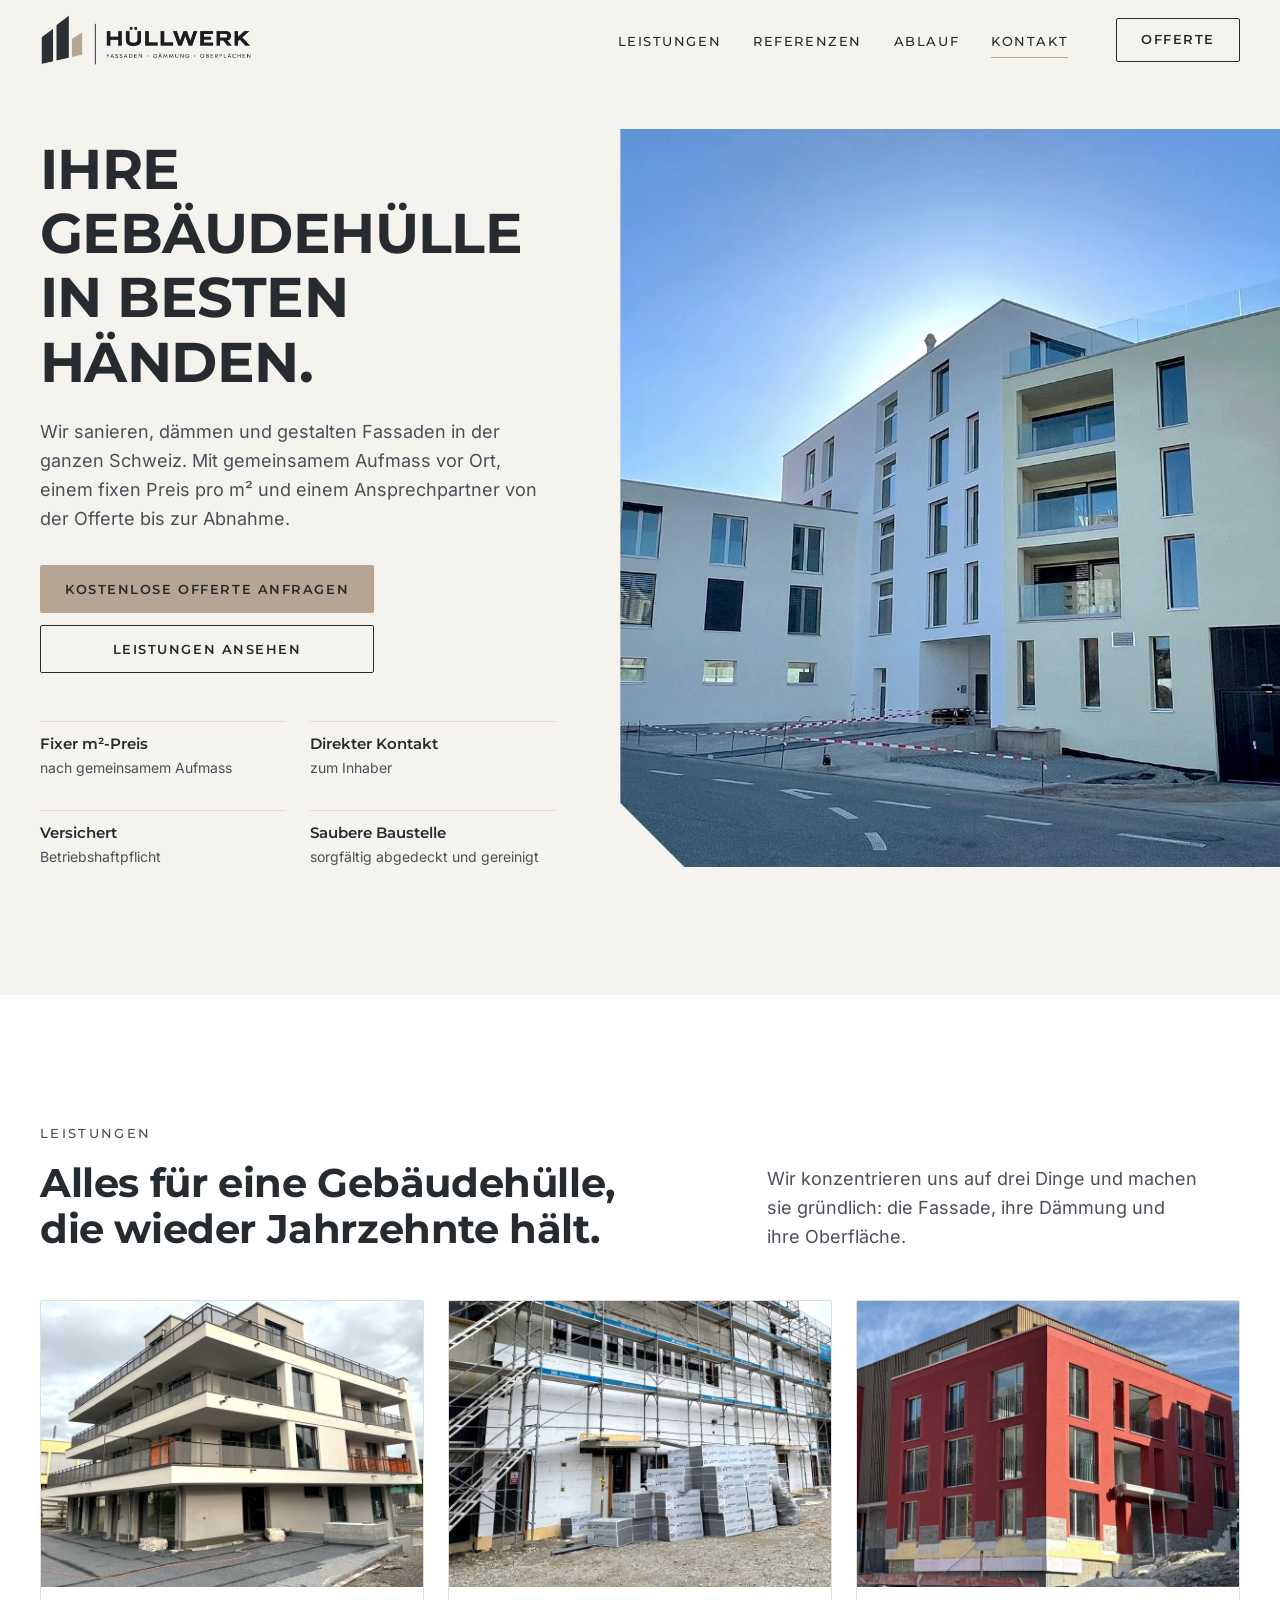
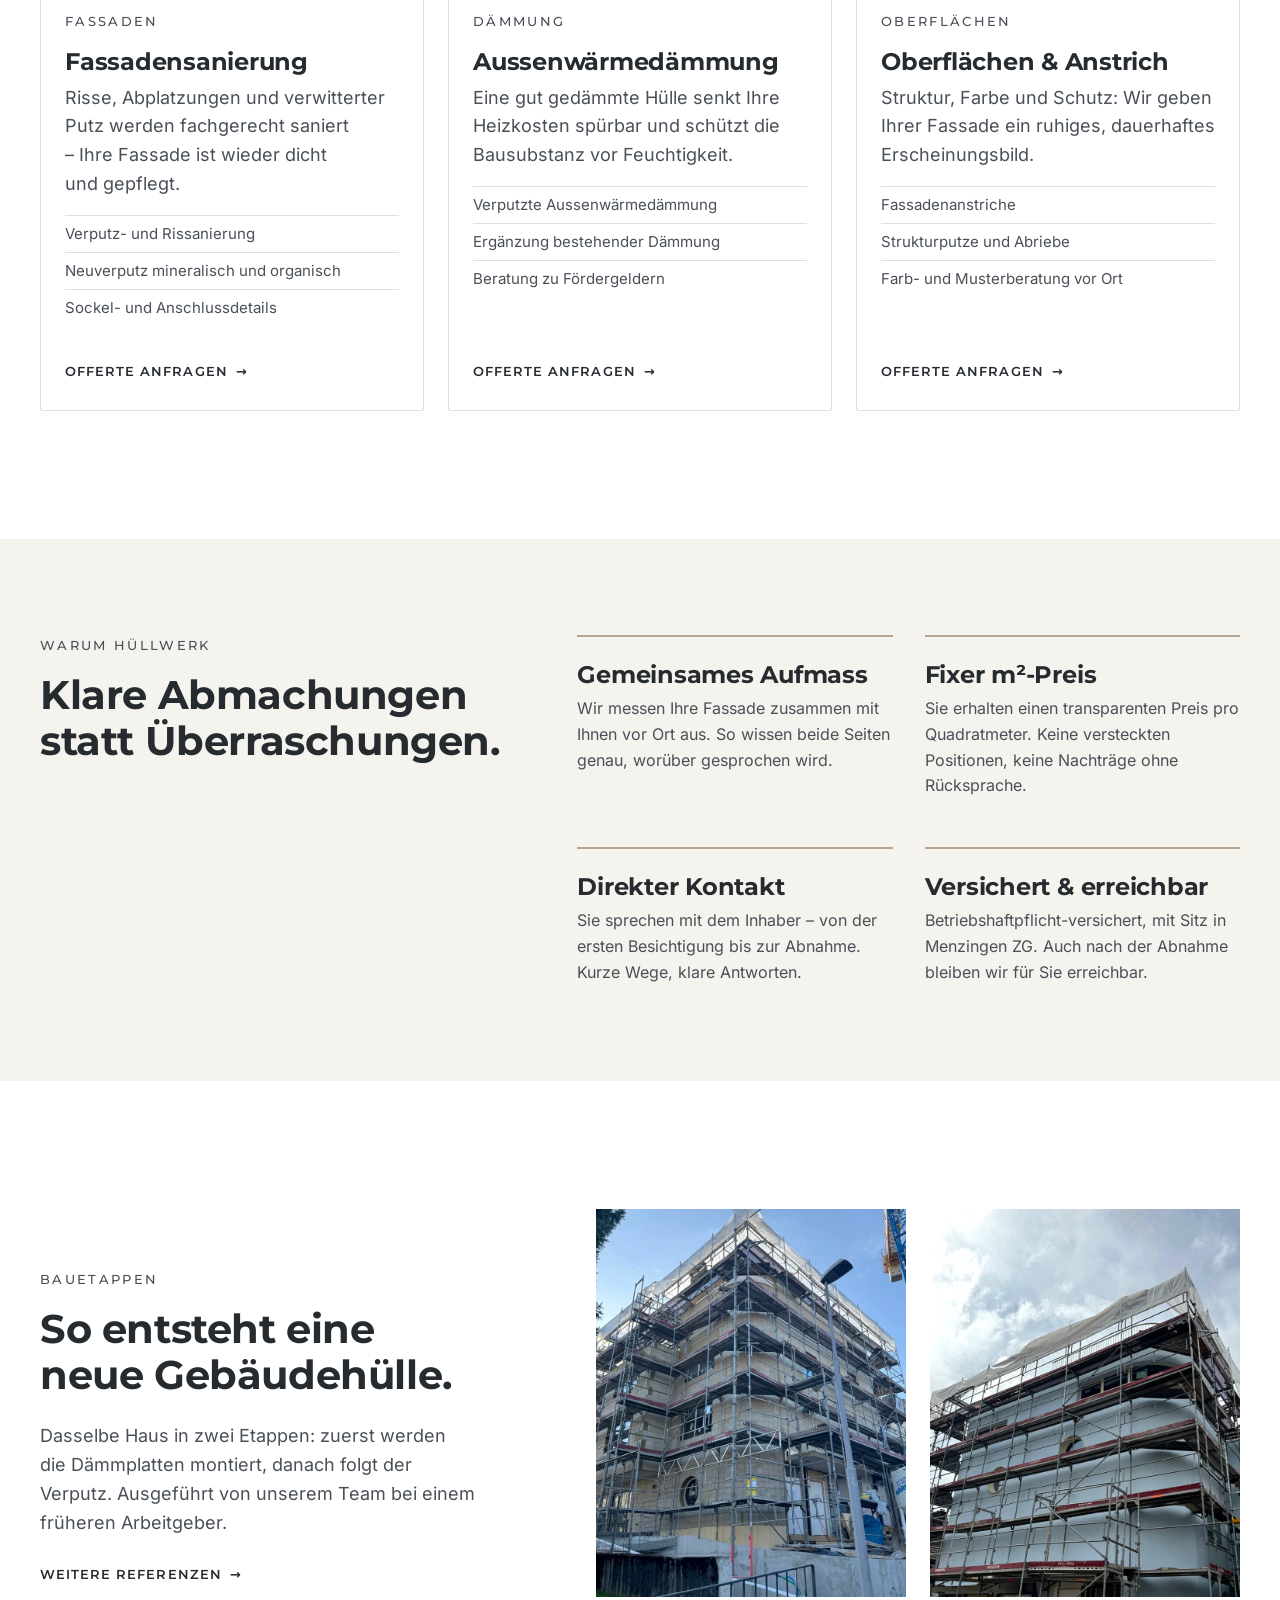
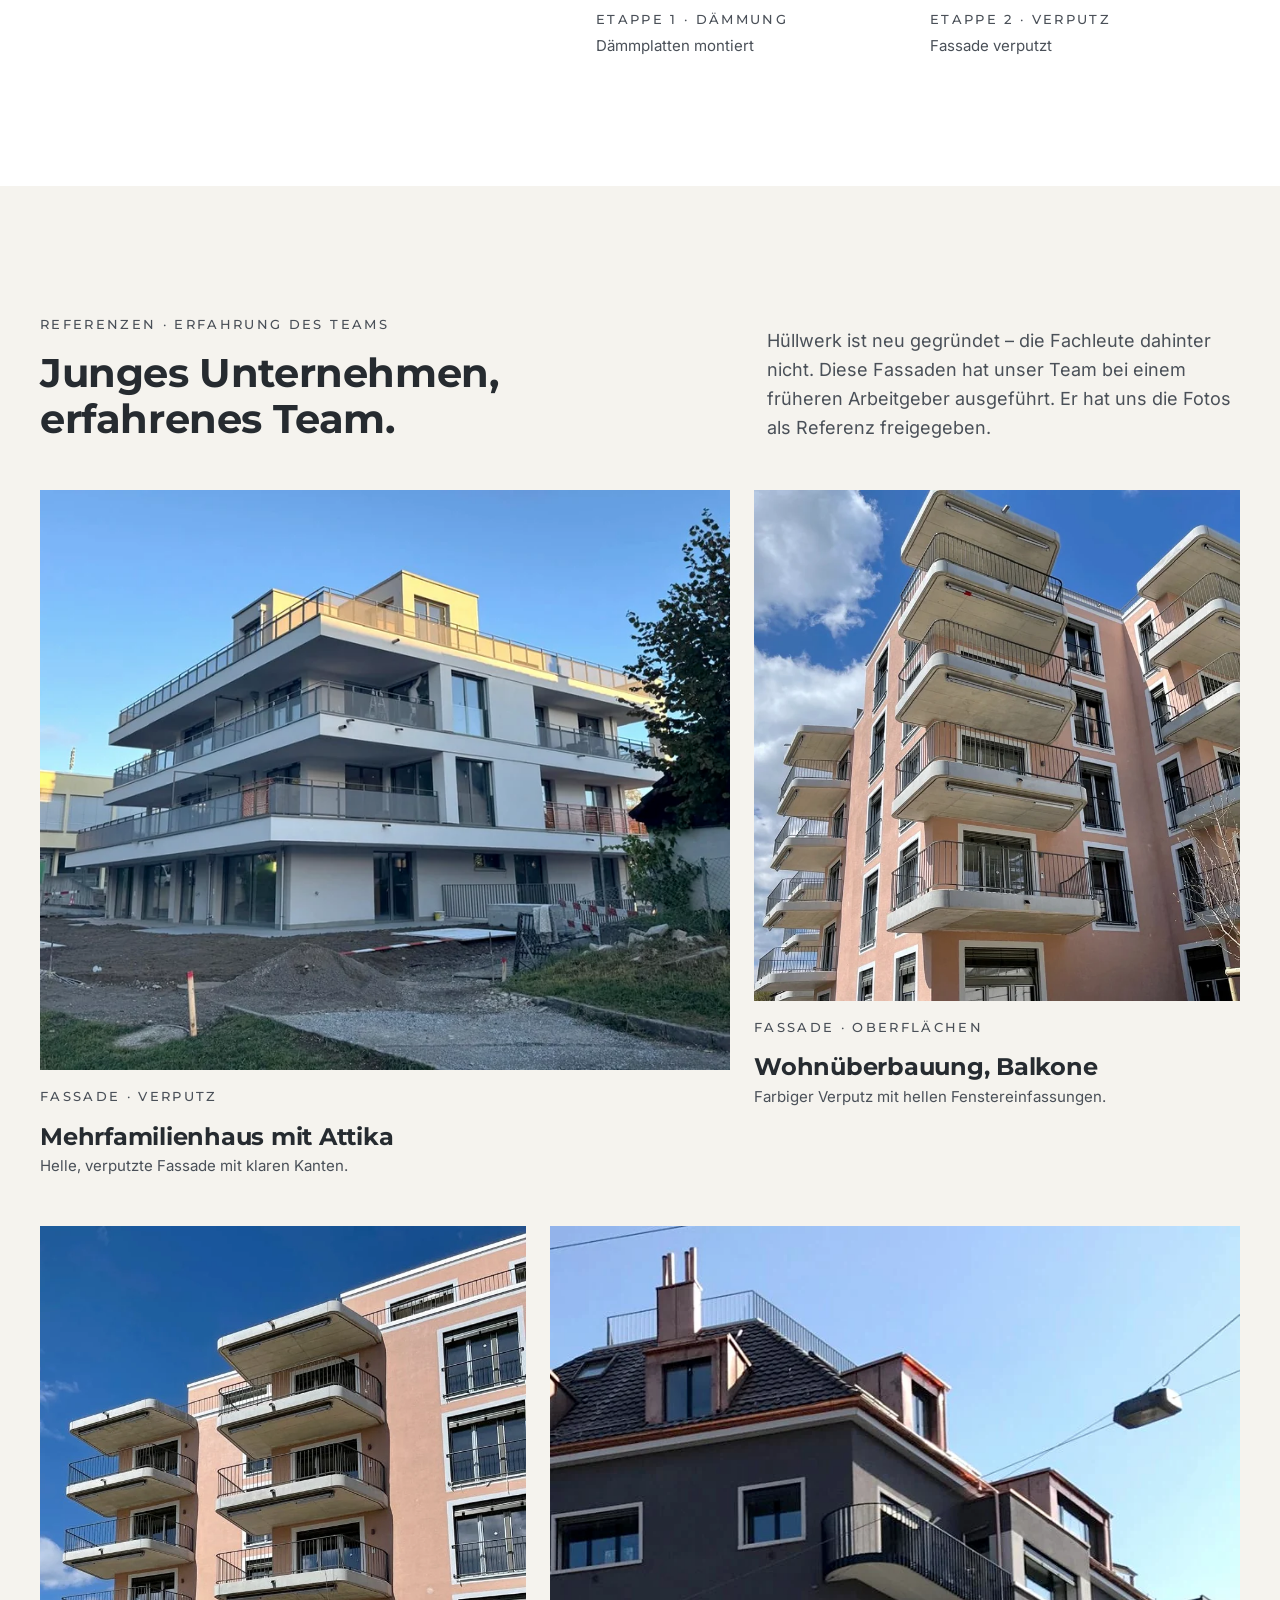
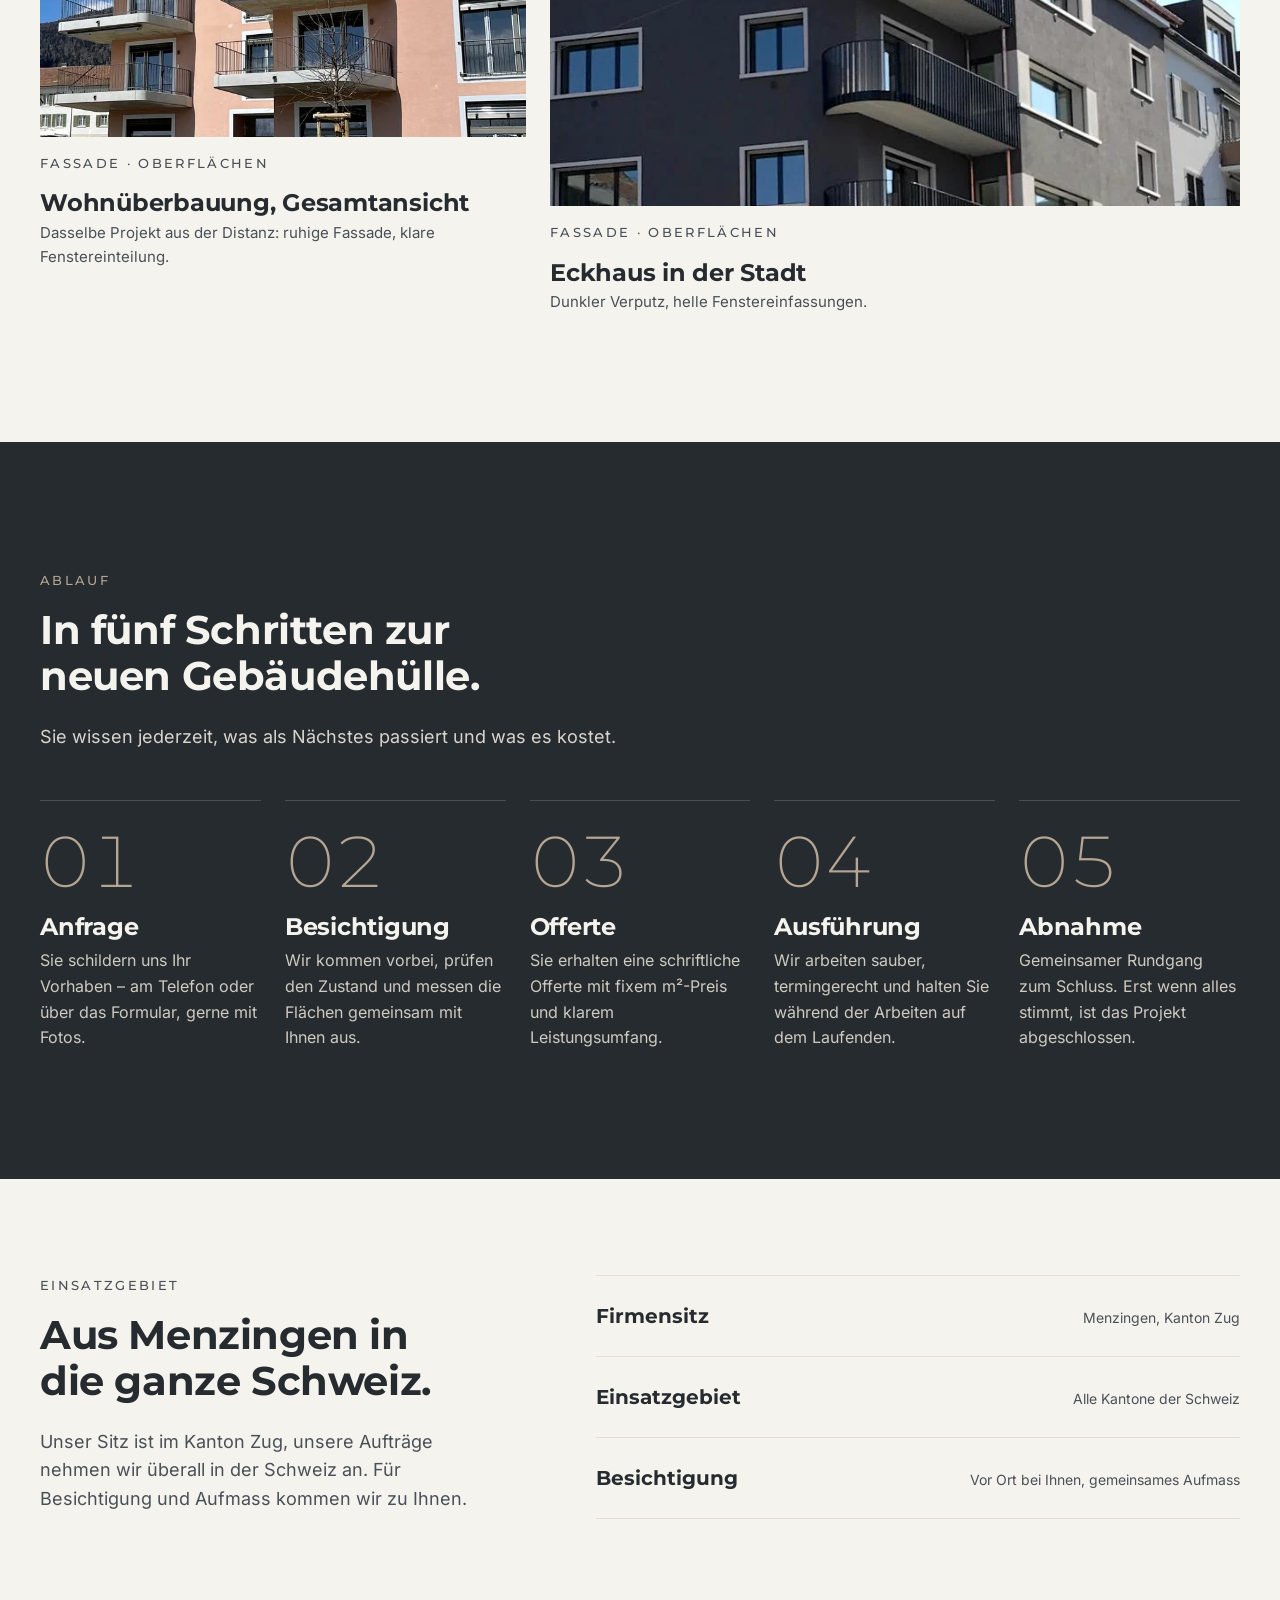
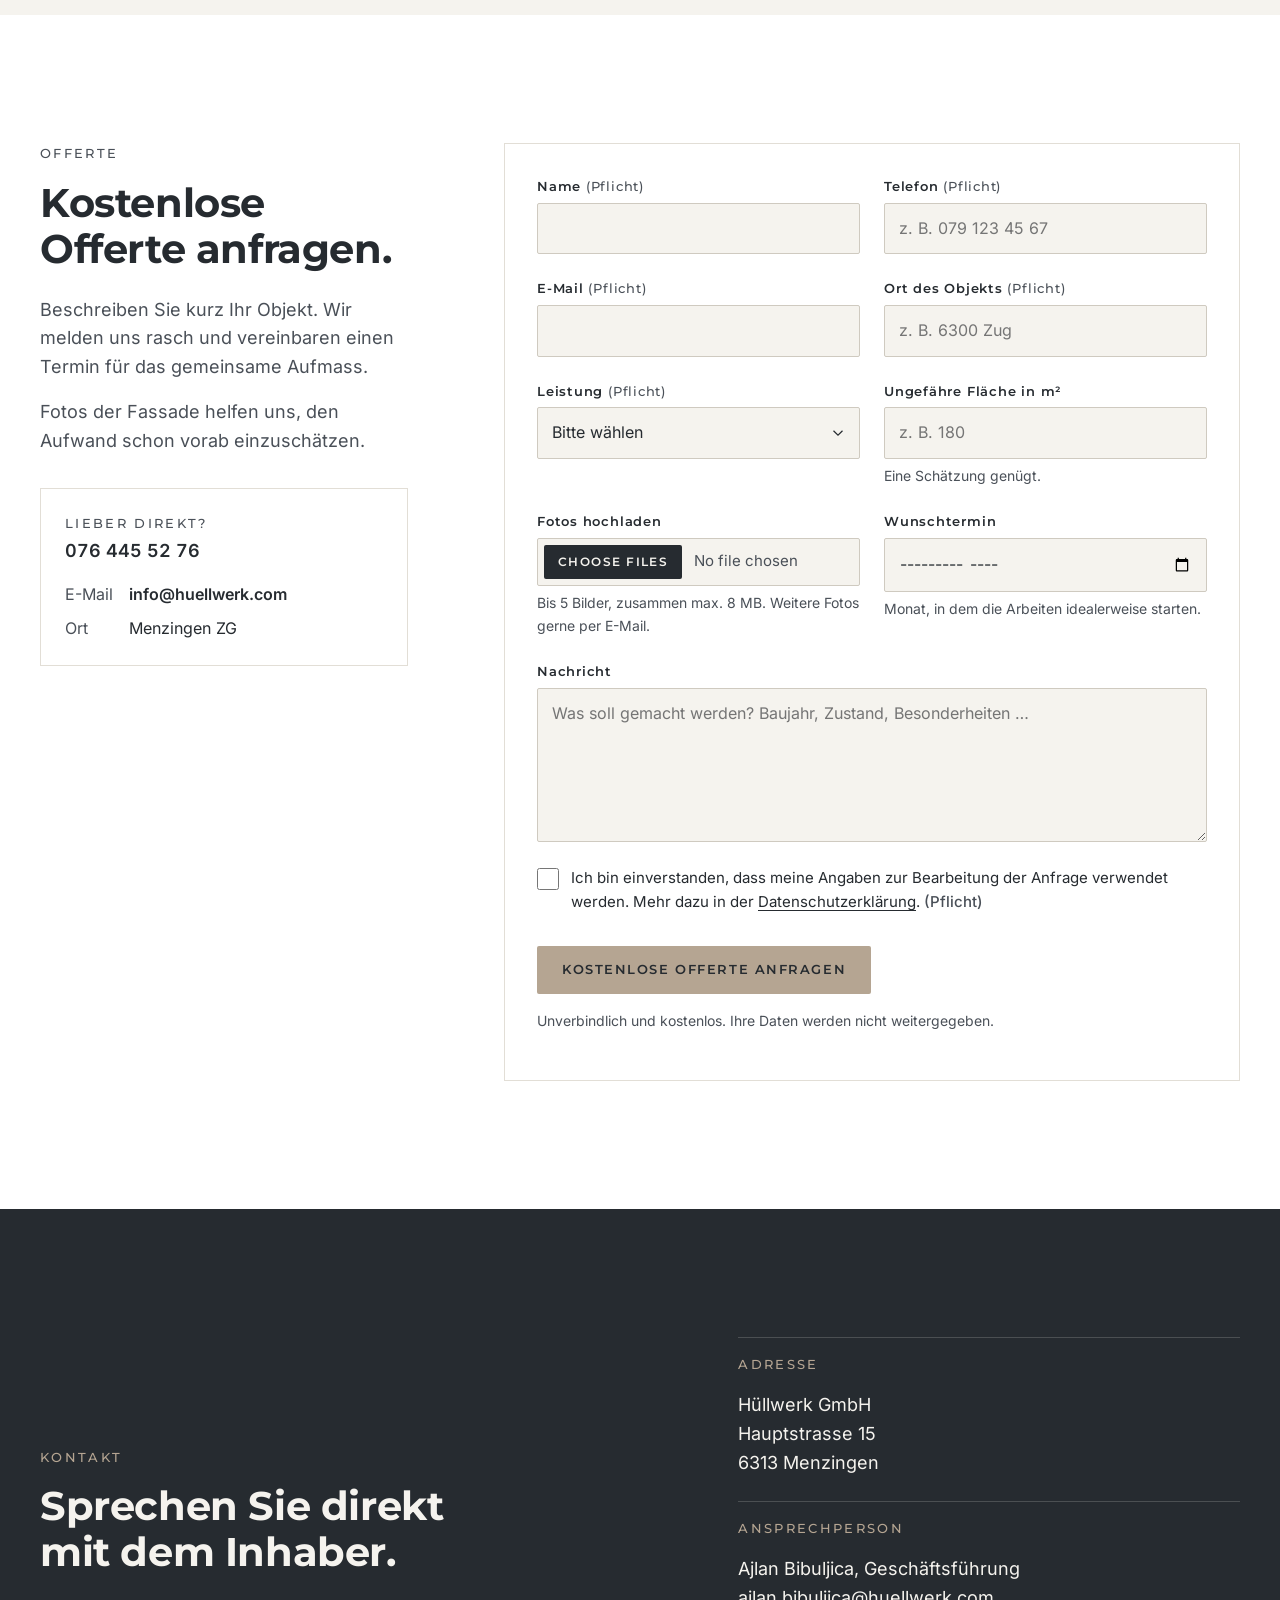
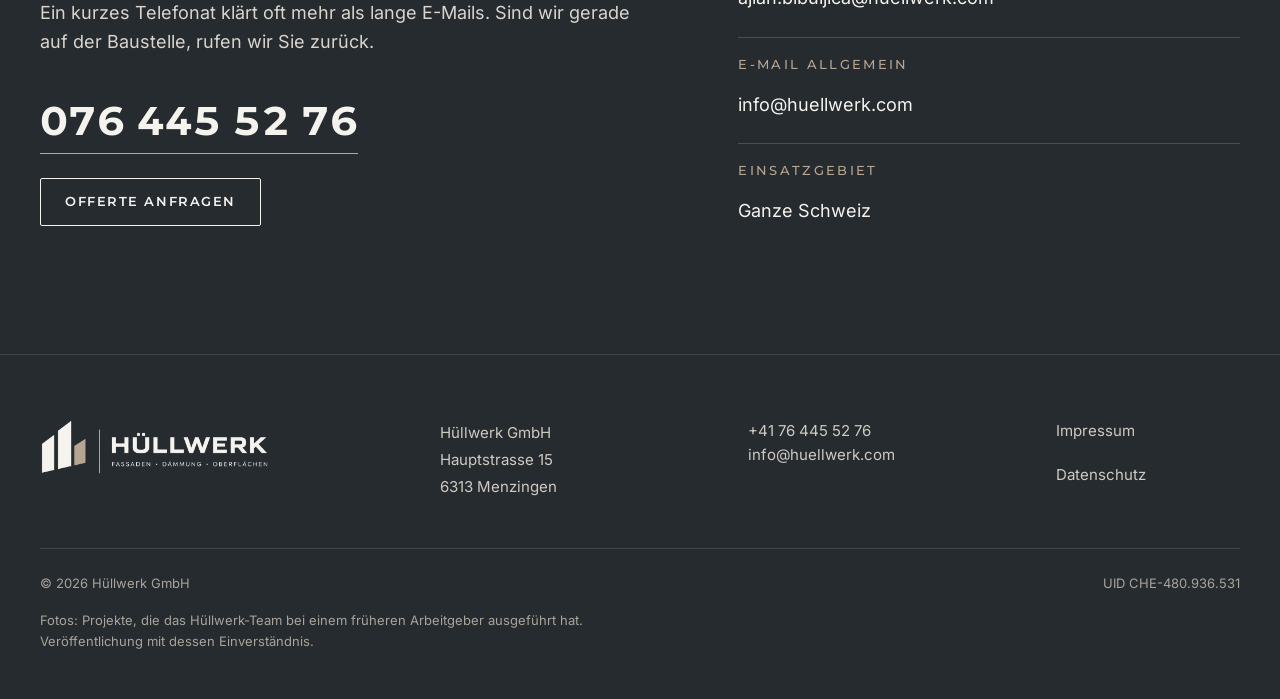
<file: index.html>
<!doctype html>
<html lang="de-CH" class="no-js">
<head>
  <meta charset="utf-8">
  <meta name="viewport" content="width=device-width, initial-scale=1">
  <title>Hüllwerk GmbH · Fassaden, Dämmung, Oberflächen · Menzingen ZG</title>
  <meta name="description" content="Hüllwerk GmbH aus Menzingen ZG: Fachbetrieb für Fassaden, Dämmung und Oberflächen in der ganzen Schweiz. Gemeinsames Aufmass, fixe m²-Preise, direkter Kontakt zum Inhaber.">
  <meta name="theme-color" content="#262B30">
  <meta property="og:title" content="Hüllwerk GmbH · Ihre Gebäudehülle in besten Händen">
  <meta property="og:description" content="Fassaden, Dämmung und Oberflächen – aus Menzingen ZG für die ganze Schweiz.">
  <meta property="og:locale" content="de_CH">
  <link rel="canonical" href="https://huellwerk.com/">
  <meta property="og:type" content="website">
  <meta property="og:url" content="https://huellwerk.com/">
  <meta property="og:image" content="https://huellwerk.com/assets/img/og-huellwerk.jpg">
  <meta property="og:image:width" content="1200">
  <meta property="og:image:height" content="630">
  <meta name="twitter:card" content="summary_large_image">
  <link rel="icon" href="assets/img/favicon.png" type="image/png">
  <link rel="apple-touch-icon" href="assets/img/apple-touch-icon.png">
  <link rel="preload" href="assets/fonts/montserrat-latin-700-normal.woff2" as="font" type="font/woff2" crossorigin>
  <link rel="preload" href="assets/fonts/inter-latin-400-normal.woff2" as="font" type="font/woff2" crossorigin>
  <link rel="stylesheet" href="assets/css/styles.css">
  <script type="application/ld+json">
  {
    "@context": "https://schema.org",
    "@type": "HomeAndConstructionBusiness",
    "name": "Hüllwerk GmbH",
    "description": "Fachbetrieb für die Gebäudehülle: Fassaden, Dämmung, Oberflächen.",
    "url": "https://huellwerk.com/",
    "logo": "https://huellwerk.com/assets/img/logo/huellwerk-logo.png",
    "image": "https://huellwerk.com/assets/img/og-huellwerk.jpg",
    "email": "info@huellwerk.com",
    "telephone": "+41764455276",
    "address": {
      "@type": "PostalAddress",
      "streetAddress": "Hauptstrasse 15",
      "postalCode": "6313",
      "addressLocality": "Menzingen",
      "addressRegion": "ZG",
      "addressCountry": "CH"
    },
    "areaServed": { "@type": "Country", "name": "Schweiz" },
    "vatID": "CHE-480.936.531"
  }
  </script>
</head>
<body>
  <a class="skip-link" href="#inhalt">Zum Inhalt springen</a>

  <!-- Kopfzeile -->
  <header class="header" id="kopf">
    <div class="container header__inner">
      <a class="logo" href="#top" title="Zur Startseite">
        <picture>
          <source media="(max-width: 959px)" srcset="assets/img/logo/huellwerk-logo-kompakt.webp" type="image/webp">
          <source media="(max-width: 959px)" srcset="assets/img/logo/huellwerk-logo-kompakt.png">
          <source srcset="assets/img/logo/huellwerk-logo.webp" type="image/webp">
          <img class="logo__img" src="assets/img/logo/huellwerk-logo.png" width="800" height="196" alt="Hüllwerk – Fassaden · Dämmung · Oberflächen">
        </picture>
      </a>
      <div class="header__right">
        <nav class="nav" aria-label="Hauptnavigation">
          <ul class="nav__list">
            <li><a href="#leistungen">Leistungen</a></li>
            <li><a href="#referenzen">Referenzen</a></li>
            <li><a href="#ablauf">Ablauf</a></li>
            <li><a href="#kontakt">Kontakt</a></li>
          </ul>
        </nav>
        <a class="btn btn--secondary header__cta" href="#offerte">Offerte</a>
        <button class="menu-toggle" type="button" aria-expanded="false" aria-controls="mobile-nav">
          <span></span><span class="visually-hidden">Menü</span>
        </button>
      </div>
    </div>
    <nav class="mobile-nav" id="mobile-nav" aria-label="Mobile Navigation">
      <ul>
        <li><a href="#leistungen">Leistungen</a></li>
        <li><a href="#referenzen">Referenzen</a></li>
        <li><a href="#ablauf">Ablauf</a></li>
        <li><a href="#offerte">Offerte anfragen</a></li>
        <li><a href="#kontakt">Kontakt</a></li>
      </ul>
    </nav>
  </header>

  <main id="inhalt">
    <span id="top"></span>

    <!-- Hero -->
    <section class="hero hero--intro" aria-labelledby="hero-titel">
      <div class="container hero__grid">
        <div class="hero__text">
          <h1 id="hero-titel">Ihre Gebäudehülle in besten Händen.</h1>
          <p class="lead">Wir sanieren, dämmen und gestalten Fassaden in der ganzen Schweiz. Mit gemeinsamem Aufmass vor Ort, einem fixen Preis pro m² und einem Ansprechpartner von der Offerte bis zur Abnahme.</p>
          <div class="hero__actions">
            <a class="btn btn--primary" href="#offerte">Kostenlose Offerte anfragen</a>
            <a class="btn btn--secondary" href="#leistungen">Leistungen ansehen</a>
          </div>
        </div>
        <div class="hero__media">
          <!-- Platzhalter: durch eigenes Fassadenfoto ersetzen (Hochformat, mind. 1600 px hoch), z. B.
               <img src="assets/img/hero-1600.webp" srcset="assets/img/hero-900.webp 900w, assets/img/hero-1600.webp 1600w"
                    sizes="(min-width: 960px) 55vw, 100vw" width="1600" height="1920"
                    alt="Frisch verputzte Fassade eines Mehrfamilienhauses" fetchpriority="high"> -->
          <div class="photo"><img src="assets/img/projekte/hero-wohnhaus-hell-800.webp" srcset="assets/img/projekte/hero-wohnhaus-hell-800.webp 800w, assets/img/projekte/hero-wohnhaus-hell.webp 1310w" sizes="(min-width: 960px) 1000px, 100vw" width="1310" height="1080" alt="Neu verputztes Mehrfamilienhaus mit heller Fassade und verglasten Balkonen" fetchpriority="high"></div>
        </div>
        <ul class="hero__facts" aria-label="Ihre Vorteile">
          <li><strong>Fixer m²-Preis</strong><span>nach gemeinsamem Aufmass</span></li>
          <li><strong>Direkter Kontakt</strong><span>zum Inhaber</span></li>
          <li><strong>Versichert</strong><span>Betriebshaftpflicht</span></li>
          <li><strong>Saubere Baustelle</strong><span>sorgfältig abgedeckt und gereinigt</span></li>
        </ul>
      </div>
    </section>

    <!-- Leistungen -->
    <section class="section section--surface" id="leistungen" aria-labelledby="leistungen-titel">
      <div class="container">
        <div class="section-head section-head--split reveal">
          <div>
            <span class="label">Leistungen</span>
            <h2 id="leistungen-titel">Alles für eine Gebäudehülle, die wieder Jahrzehnte hält.</h2>
          </div>
          <p class="lead">Wir konzentrieren uns auf drei Dinge und machen sie gründlich: die Fassade, ihre Dämmung und ihre Oberfläche.</p>
        </div>
        <div class="cards">
          <article class="card reveal">
            <div class="photo"><img src="assets/img/projekte/fassade-mehrfamilienhaus-800.webp" srcset="assets/img/projekte/fassade-mehrfamilienhaus-800.webp 800w, assets/img/projekte/fassade-mehrfamilienhaus.webp 1220w" sizes="(min-width: 960px) 380px, (min-width: 640px) 50vw, 100vw" width="1220" height="915" alt="Fertig verputzte Fassade eines Mehrfamilienhauses mit umlaufenden Balkonen" loading="lazy" decoding="async"></div>
            <div class="card__body">
              <span class="label">Fassaden</span>
              <h3>Fassadensanierung</h3>
              <p>Risse, Abplatzungen und verwitterter Putz werden fachgerecht saniert – Ihre Fassade ist wieder dicht und gepflegt.</p>
              <ul class="card__list">
                <li>Verputz- und Rissanierung</li>
                <li>Neuverputz mineralisch und organisch</li>
                <li>Sockel- und Anschlussdetails</li>
              </ul>
              <a class="text-link" href="#offerte" data-service="Fassadensanierung" aria-label="Offerte für Fassadensanierung anfragen">Offerte anfragen <span aria-hidden="true">→</span></a>
            </div>
          </article>
          <article class="card reveal">
            <div class="photo"><img src="assets/img/projekte/daemmung-eps-800.webp" srcset="assets/img/projekte/daemmung-eps-800.webp 800w, assets/img/projekte/daemmung-eps.webp 1040w" sizes="(min-width: 960px) 380px, (min-width: 640px) 50vw, 100vw" width="1040" height="780" alt="Gerüst an einer Fassade mit montierten Dämmplatten, davor gestapeltes Dämmmaterial" loading="lazy" decoding="async"></div>
            <div class="card__body">
              <span class="label">Dämmung</span>
              <h3>Aussenwärmedämmung</h3>
              <p>Eine gut gedämmte Hülle senkt Ihre Heizkosten spürbar und schützt die Bausubstanz vor Feuchtigkeit.</p>
              <ul class="card__list">
                <li>Verputzte Aussenwärmedämmung</li>
                <li>Ergänzung bestehender Dämmung</li>
                <li>Beratung zu Fördergeldern</li>
              </ul>
              <a class="text-link" href="#offerte" data-service="Aussenwärmedämmung" aria-label="Offerte für Aussenwärmedämmung anfragen">Offerte anfragen <span aria-hidden="true">→</span></a>
            </div>
          </article>
          <article class="card reveal">
            <div class="photo"><img src="assets/img/projekte/oberflaeche-rot-800.webp" srcset="assets/img/projekte/oberflaeche-rot-800.webp 800w, assets/img/projekte/oberflaeche-rot.webp 960w" sizes="(min-width: 960px) 380px, (min-width: 640px) 50vw, 100vw" width="960" height="720" alt="Mehrfamilienhaus mit kräftig rotem Strukturputz und Natursteinsockel" loading="lazy" decoding="async"></div>
            <div class="card__body">
              <span class="label">Oberflächen</span>
              <h3>Oberflächen &amp; Anstrich</h3>
              <p>Struktur, Farbe und Schutz: Wir geben Ihrer Fassade ein ruhiges, dauerhaftes Erscheinungsbild.</p>
              <ul class="card__list">
                <li>Fassadenanstriche</li>
                <li>Strukturputze und Abriebe</li>
                <li>Farb- und Musterberatung vor Ort</li>
              </ul>
              <a class="text-link" href="#offerte" data-service="Oberflächen &amp; Anstrich" aria-label="Offerte für Oberflächen &amp; Anstrich anfragen">Offerte anfragen <span aria-hidden="true">→</span></a>
            </div>
          </article>
        </div>
      </div>
    </section>

    <!-- Vertrauen -->
    <section class="section section--tight" aria-labelledby="vertrauen-titel">
      <div class="container trust-layout">
        <div class="section-head reveal">
          <span class="label">Warum Hüllwerk</span>
          <h2 id="vertrauen-titel">Klare Abmachungen statt Überraschungen.</h2>
        </div>
        <div class="trust">
          <div class="trust__item reveal">
            <h3>Gemeinsames Aufmass</h3>
            <p>Wir messen Ihre Fassade zusammen mit Ihnen vor Ort aus. So wissen beide Seiten genau, worüber gesprochen wird.</p>
          </div>
          <div class="trust__item reveal">
            <h3>Fixer m²-Preis</h3>
            <p>Sie erhalten einen transparenten Preis pro Quadratmeter. Keine versteckten Positionen, keine Nachträge ohne Rücksprache.</p>
          </div>
          <div class="trust__item reveal">
            <h3>Direkter Kontakt</h3>
            <p>Sie sprechen mit dem Inhaber – von der ersten Besichtigung bis zur Abnahme. Kurze Wege, klare Antworten.</p>
          </div>
          <div class="trust__item reveal">
            <h3>Versichert &amp; erreichbar</h3>
            <p>Betriebshaftpflicht-versichert, mit Sitz in Menzingen ZG. Auch nach der Abnahme bleiben wir für Sie erreichbar.</p>
          </div>
        </div>
      </div>
    </section>

    <!-- Bauetappen (Vorher/Nachher-Regler folgt, sobald ein Fotopaar vom selben Standort vorliegt) -->
    <section class="section section--surface" aria-labelledby="etappen-titel">
      <div class="container split">
        <div class="reveal">
          <span class="label">Bauetappen</span>
          <h2 id="etappen-titel">So entsteht eine neue Gebäudehülle.</h2>
          <p class="lead">Dasselbe Haus in zwei Etappen: zuerst werden die Dämmplatten montiert, danach folgt der Verputz. Ausgeführt von unserem Team bei einem früheren Arbeitgeber.</p>
          <a class="text-link" href="#referenzen">Weitere Referenzen <span aria-hidden="true">→</span></a>
        </div>
        <div class="stages reveal">
          <figure class="stage">
            <div class="photo"><img src="assets/img/projekte/etappe-1-daemmung-800.webp" srcset="assets/img/projekte/etappe-1-daemmung-800.webp 800w, assets/img/projekte/etappe-1-daemmung.webp 1000w" sizes="(min-width: 960px) 340px, (min-width: 640px) 50vw, 100vw" width="1000" height="1250" alt="Eckhaus im Gerüst mit montierten Dämmplatten und runden Fenstern" loading="lazy" decoding="async"></div>
            <figcaption><span class="label">Etappe 1 · Dämmung</span>Dämmplatten montiert</figcaption>
          </figure>
          <figure class="stage">
            <div class="photo"><img src="assets/img/projekte/etappe-2-verputz-800.webp" srcset="assets/img/projekte/etappe-2-verputz-800.webp 800w, assets/img/projekte/etappe-2-verputz.webp 992w" sizes="(min-width: 960px) 340px, (min-width: 640px) 50vw, 100vw" width="992" height="1240" alt="Dasselbe Eckhaus im Gerüst, Fassade jetzt hell verputzt" loading="lazy" decoding="async"></div>
            <figcaption><span class="label">Etappe 2 · Verputz</span>Fassade verputzt</figcaption>
          </figure>
        </div>
      </div>
    </section>

    <!-- Referenzen -->
    <section class="section" id="referenzen" aria-labelledby="referenzen-titel">
      <div class="container">
        <div class="section-head section-head--split reveal">
          <div>
            <span class="label">Referenzen · Erfahrung des Teams</span>
            <h2 id="referenzen-titel">Junges Unternehmen, erfahrenes Team.</h2>
          </div>
          <p class="lead">Hüllwerk ist neu gegründet – die Fachleute dahinter nicht. Diese Fassaden hat unser Team bei einem früheren Arbeitgeber ausgeführt. Er hat uns die Fotos als Referenz freigegeben.</p>
        </div>
        <div class="refs">
          <a class="ref reveal" href="#offerte">
            <div class="ref__media"><div class="photo"><img src="assets/img/projekte/referenz-attika-800.webp" srcset="assets/img/projekte/referenz-attika-800.webp 800w, assets/img/projekte/referenz-attika.webp 1120w" sizes="(min-width: 960px) 700px, (min-width: 640px) 50vw, 100vw" width="1120" height="940" alt="Mehrfamilienhaus mit Attikageschoss und umlaufenden Balkonen im Abendlicht" loading="lazy" decoding="async"></div></div>
            <div class="ref__meta">
              <span class="label">Fassade · Verputz</span>
              <h3>Mehrfamilienhaus mit Attika</h3>
              <p>Helle, verputzte Fassade mit klaren Kanten.</p>
            </div>
          </a>
          <a class="ref reveal" href="#offerte">
            <div class="ref__media"><div class="photo"><img src="assets/img/projekte/referenz-balkone-800.webp" srcset="assets/img/projekte/referenz-balkone-800.webp 800w, assets/img/projekte/referenz-balkone.webp 1028w" sizes="(min-width: 960px) 700px, (min-width: 640px) 50vw, 100vw" width="1028" height="1080" alt="Wohnhaus mit rosa verputzter Fassade und auskragenden Betonbalkonen" loading="lazy" decoding="async"></div></div>
            <div class="ref__meta">
              <span class="label">Fassade · Oberflächen</span>
              <h3>Wohnüberbauung, Balkone</h3>
              <p>Farbiger Verputz mit hellen Fenstereinfassungen.</p>
            </div>
          </a>
          <a class="ref reveal" href="#offerte">
            <div class="ref__media"><div class="photo"><img src="assets/img/projekte/referenz-gesamtansicht-800.webp" srcset="assets/img/projekte/referenz-gesamtansicht-800.webp 770w, assets/img/projekte/referenz-gesamtansicht.webp 770w" sizes="(min-width: 960px) 700px, (min-width: 640px) 50vw, 100vw" width="770" height="810" alt="Wohnüberbauung mit rosa Verputz und Betonbalkonen vor bewaldeten Hügeln" loading="lazy" decoding="async"></div></div>
            <div class="ref__meta">
              <span class="label">Fassade · Oberflächen</span>
              <h3>Wohnüberbauung, Gesamtansicht</h3>
              <p>Dasselbe Projekt aus der Distanz: ruhige Fassade, klare Fenstereinteilung.</p>
            </div>
          </a>
          <a class="ref reveal" href="#offerte">
            <div class="ref__media"><div class="photo"><img src="assets/img/projekte/referenz-eckhaus-800.webp" srcset="assets/img/projekte/referenz-eckhaus-800.webp 780w, assets/img/projekte/referenz-eckhaus.webp 780w" sizes="(min-width: 960px) 700px, (min-width: 640px) 50vw, 100vw" width="780" height="655" alt="Städtisches Eckhaus mit dunkelgrauem Verputz und hellen Fenstereinfassungen" loading="lazy" decoding="async"></div></div>
            <div class="ref__meta">
              <span class="label">Fassade · Oberflächen</span>
              <h3>Eckhaus in der Stadt</h3>
              <p>Dunkler Verputz, helle Fenstereinfassungen.</p>
            </div>
          </a>
        </div>
      </div>
    </section>

    <!-- Ablauf -->
    <section class="section section--dark on-dark" id="ablauf" aria-labelledby="ablauf-titel">
      <div class="container">
        <div class="section-head reveal">
          <span class="label">Ablauf</span>
          <h2 id="ablauf-titel" style="color:var(--color-bg)">In fünf Schritten zur neuen Gebäudehülle.</h2>
          <p class="lead">Sie wissen jederzeit, was als Nächstes passiert und was es kostet.</p>
        </div>
        <ol class="steps">
          <li class="step reveal">
            <span class="step__num" aria-hidden="true">01</span>
            <h3>Anfrage</h3>
            <p>Sie schildern uns Ihr Vorhaben – am Telefon oder über das Formular, gerne mit Fotos.</p>
          </li>
          <li class="step reveal">
            <span class="step__num" aria-hidden="true">02</span>
            <h3>Besichtigung</h3>
            <p>Wir kommen vorbei, prüfen den Zustand und messen die Flächen gemeinsam mit Ihnen aus.</p>
          </li>
          <li class="step reveal">
            <span class="step__num" aria-hidden="true">03</span>
            <h3>Offerte</h3>
            <p>Sie erhalten eine schriftliche Offerte mit fixem m²-Preis und klarem Leistungsumfang.</p>
          </li>
          <li class="step reveal">
            <span class="step__num" aria-hidden="true">04</span>
            <h3>Ausführung</h3>
            <p>Wir arbeiten sauber, termingerecht und halten Sie während der Arbeiten auf dem Laufenden.</p>
          </li>
          <li class="step reveal">
            <span class="step__num" aria-hidden="true">05</span>
            <h3>Abnahme</h3>
            <p>Gemeinsamer Rundgang zum Schluss. Erst wenn alles stimmt, ist das Projekt abgeschlossen.</p>
          </li>
        </ol>
      </div>
    </section>

    <!-- Einsatzgebiet -->
    <section class="section section--tight" aria-labelledby="region-titel">
      <div class="container region">
        <div class="reveal">
          <span class="label">Einsatzgebiet</span>
          <h2 id="region-titel">Aus Menzingen in die ganze Schweiz.</h2>
          <p class="lead">Unser Sitz ist im Kanton Zug, unsere Aufträge nehmen wir überall in der Schweiz an. Für Besichtigung und Aufmass kommen wir zu Ihnen.</p>
        </div>
        <ul class="region__list reveal">
          <li><strong>Firmensitz</strong><span>Menzingen, Kanton Zug</span></li>
          <li><strong>Einsatzgebiet</strong><span>Alle Kantone der Schweiz</span></li>
          <li><strong>Besichtigung</strong><span>Vor Ort bei Ihnen, gemeinsames Aufmass</span></li>
        </ul>
      </div>
    </section>

    <!-- Offerte -->
    <section class="section section--surface" id="offerte" aria-labelledby="offerte-titel">
      <div class="container offer">
        <aside class="offer__aside reveal">
          <span class="label">Offerte</span>
          <h2 id="offerte-titel">Kostenlose Offerte anfragen.</h2>
          <p>Beschreiben Sie kurz Ihr Objekt. Wir melden uns rasch und vereinbaren einen Termin für das gemeinsame Aufmass.</p>
          <p>Fotos der Fassade helfen uns, den Aufwand schon vorab einzuschätzen.</p>
          <div class="contact-person">
            <span class="label" style="margin-bottom:4px">Lieber direkt?</span>
            <a href="tel:+41764455276">076 445 52 76</a>
            <dl>
              <dt>E-Mail</dt><dd><a href="mailto:info@huellwerk.com">info@huellwerk.com</a></dd>
              <dt>Ort</dt><dd>Menzingen ZG</dd>
            </dl>
          </div>
        </aside>

        <form class="form reveal" id="offer-form" name="offerte" action="https://formsubmit.co/info@huellwerk.com" method="post" enctype="multipart/form-data" novalidate>
          <input type="hidden" name="_subject" value="Neue Offertanfrage über huellwerk.com">
          <input type="hidden" name="_next" value="https://huellwerk.com/danke.html">
          <input type="hidden" name="_template" value="table">
          <input type="hidden" name="_captcha" value="false">
          <p class="visually-hidden" aria-hidden="true"><label>Nicht ausfüllen: <input name="_honey" tabindex="-1" autocomplete="off"></label></p>
          <div class="form__grid">
            <div class="field">
              <label for="f-name">Name <span class="req">(Pflicht)</span></label>
              <input id="f-name" name="name" type="text" autocomplete="name" required aria-describedby="e-name">
              <p class="field__error" id="e-name" aria-live="polite"></p>
            </div>
            <div class="field">
              <label for="f-tel">Telefon <span class="req">(Pflicht)</span></label>
              <input id="f-tel" name="telefon" type="tel" autocomplete="tel" inputmode="tel" required placeholder="z. B. 079 123 45 67" aria-describedby="e-tel">
              <p class="field__error" id="e-tel" aria-live="polite"></p>
            </div>
            <div class="field">
              <label for="f-mail">E-Mail <span class="req">(Pflicht)</span></label>
              <input id="f-mail" name="email" type="email" autocomplete="email" required aria-describedby="e-mail">
              <p class="field__error" id="e-mail" aria-live="polite"></p>
            </div>
            <div class="field">
              <label for="f-ort">Ort des Objekts <span class="req">(Pflicht)</span></label>
              <input id="f-ort" name="ort" type="text" autocomplete="address-level2" required placeholder="z. B. 6300 Zug" aria-describedby="e-ort">
              <p class="field__error" id="e-ort" aria-live="polite"></p>
            </div>
            <div class="field">
              <label for="f-service">Leistung <span class="req">(Pflicht)</span></label>
              <select id="f-service" name="leistung" required aria-describedby="e-service">
                <option value="">Bitte wählen</option>
                <option value="Fassadensanierung">Fassadensanierung</option>
                <option value="Aussenwärmedämmung">Aussenwärmedämmung</option>
                <option value="Oberflächen &amp; Anstrich">Oberflächen &amp; Anstrich</option>
                <option value="Mehrere / noch unklar">Mehrere / noch unklar</option>
              </select>
              <p class="field__error" id="e-service" aria-live="polite"></p>
            </div>
            <div class="field">
              <label for="f-flaeche">Ungefähre Fläche in m²</label>
              <input id="f-flaeche" name="flaeche" type="number" min="1" step="1" inputmode="numeric" placeholder="z. B. 180" aria-describedby="h-flaeche e-flaeche">
              <span class="hint" id="h-flaeche">Eine Schätzung genügt.</span>
              <p class="field__error" id="e-flaeche" aria-live="polite"></p>
            </div>
            <div class="field">
              <label for="f-fotos">Fotos hochladen</label>
              <input id="f-fotos" name="fotos" type="file" accept="image/*" multiple aria-describedby="h-fotos e-fotos">
              <span class="hint" id="h-fotos">Bis 5 Bilder, zusammen max. 8 MB. Weitere Fotos gerne per E-Mail.</span>
              <p class="field__error" id="e-fotos" aria-live="polite"></p>
            </div>
            <div class="field">
              <label for="f-termin">Wunschtermin</label>
              <input id="f-termin" name="wunschtermin" type="month" aria-describedby="h-termin">
              <span class="hint" id="h-termin">Monat, in dem die Arbeiten idealerweise starten.</span>
            </div>
            <div class="field field--full">
              <label for="f-msg">Nachricht</label>
              <textarea id="f-msg" name="nachricht" rows="5" placeholder="Was soll gemacht werden? Baujahr, Zustand, Besonderheiten …"></textarea>
            </div>
            <div class="field field--full check">
              <input id="f-consent" name="einwilligung" type="checkbox" value="Ja" required aria-describedby="e-consent">
              <label for="f-consent">Ich bin einverstanden, dass meine Angaben zur Bearbeitung der Anfrage verwendet werden. Mehr dazu in der <a href="datenschutz.html">Datenschutzerklärung</a>. <span class="req">(Pflicht)</span></label>
            </div>
            <p class="field__error field--full" id="e-consent" aria-live="polite" style="margin-top:-16px"></p>
          </div>
          <div class="form__footer">
            <button class="btn btn--primary" type="submit">Kostenlose Offerte anfragen</button>
            <p class="form__note">Unverbindlich und kostenlos. Ihre Daten werden nicht weitergegeben.</p>
            <div class="form__status" id="form-status" role="status" tabindex="-1"></div>
          </div>
        </form>
      </div>
    </section>

    <!-- Kontakt -->
    <section class="section section--dark on-dark" id="kontakt" aria-labelledby="kontakt-titel">
      <div class="container contact">
        <div class="reveal">
          <span class="label">Kontakt</span>
          <h2 id="kontakt-titel">Sprechen Sie direkt mit dem Inhaber.</h2>
          <p class="lead">Ein kurzes Telefonat klärt oft mehr als lange E-Mails. Sind wir gerade auf der Baustelle, rufen wir Sie zurück.</p>
          <a class="contact__phone" href="tel:+41764455276">076 445 52 76</a>
          <div><a class="btn btn--secondary" href="#offerte">Offerte anfragen</a></div>
        </div>
        <ul class="contact__list reveal">
          <li><span class="label">Adresse</span>Hüllwerk GmbH<br>Hauptstrasse 15<br>6313 Menzingen</li>
          <li><span class="label">Ansprechperson</span>Ajlan Bibuljica, Geschäftsführung<br><a href="mailto:ajlan.bibuljica@huellwerk.com">ajlan.bibuljica@huellwerk.com</a></li>
          <li><span class="label">E-Mail allgemein</span><a href="mailto:info@huellwerk.com">info@huellwerk.com</a></li>
          <li><span class="label">Einsatzgebiet</span>Ganze Schweiz</li>
        </ul>
      </div>
    </section>
  </main>

  <!-- Fusszeile -->
  <footer class="footer on-dark">
    <div class="container">
      <div class="footer__grid">
        <div>
          <a class="logo logo--light" href="#top" title="Nach oben">
            <picture>
              <source srcset="assets/img/logo/huellwerk-logo-hell.webp" type="image/webp">
              <img class="logo__img" src="assets/img/logo/huellwerk-logo-hell.png" width="800" height="196" alt="Hüllwerk – Fassaden · Dämmung · Oberflächen" loading="lazy">
            </picture>
          </a>
        </div>
        <address>
          Hüllwerk GmbH<br>
          Hauptstrasse 15<br>
          6313 Menzingen
        </address>
        <div>
          <a href="tel:+41764455276">+41 76 445 52 76</a><br>
          <a href="mailto:info@huellwerk.com">info@huellwerk.com</a>
        </div>
        <ul class="footer__links">
          <li><a href="impressum.html">Impressum</a></li>
          <li><a href="datenschutz.html">Datenschutz</a></li>
        </ul>
      </div>
      <div class="footer__bottom">
        <span>© <span data-year>2026</span> Hüllwerk GmbH</span>
        <span>UID CHE-480.936.531</span>
      </div>
      <p class="footer__note">Fotos: Projekte, die das Hüllwerk-Team bei einem früheren Arbeitgeber ausgeführt hat. Veröffentlichung mit dessen Einverständnis.</p>
    </div>
  </footer>

  <!-- Mobiler Aktionsbalken -->
  <div class="mobile-bar on-dark" aria-label="Schnellkontakt">
    <a class="btn btn--secondary" href="tel:+41764455276">Anrufen</a>
    <a class="btn btn--primary" href="#offerte">Offerte</a>
  </div>

  <script src="assets/js/main.js" defer></script>
</body>
</html>
</file>
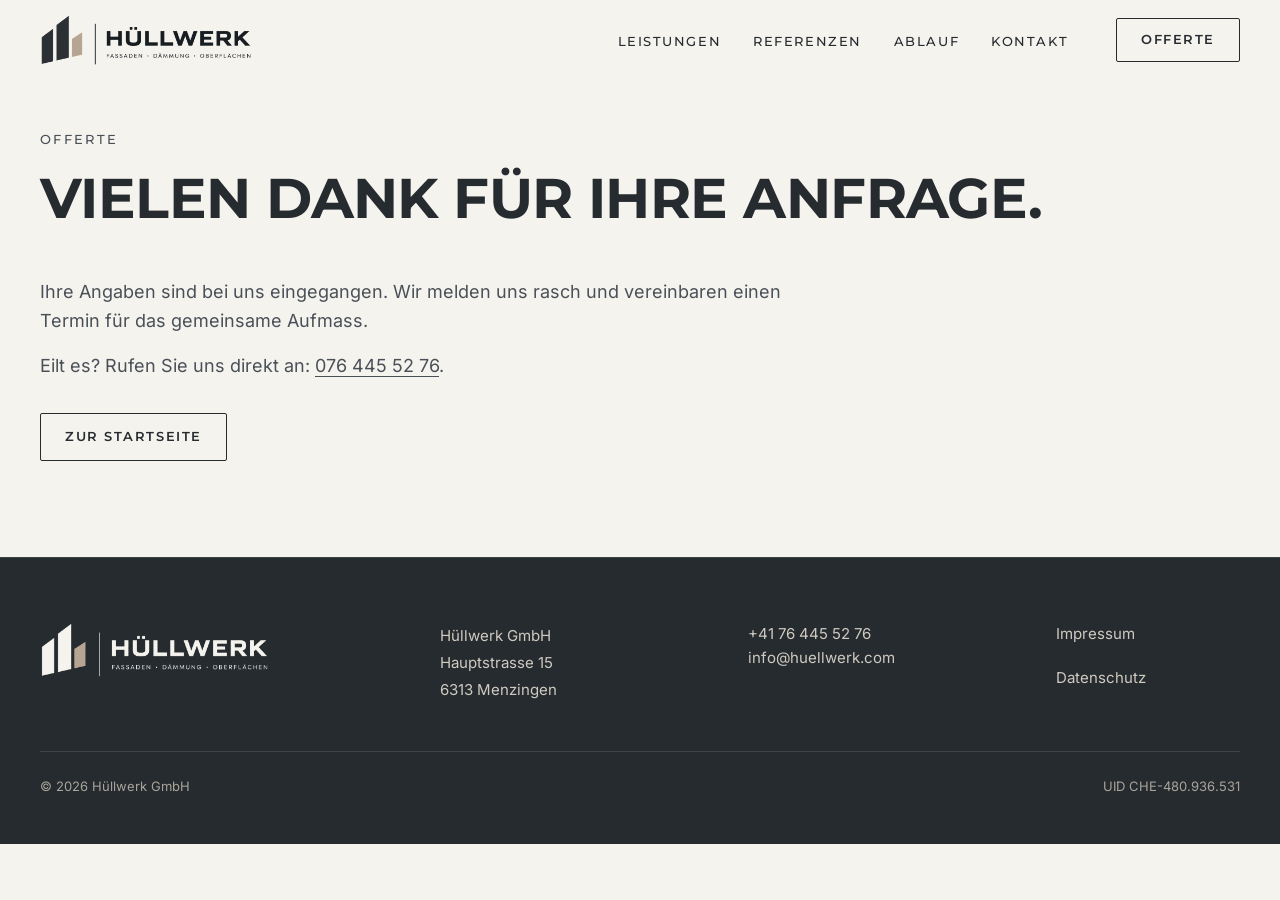
<file: danke.html>
<!doctype html>
<html lang="de-CH" class="no-js">
<head>
  <meta charset="utf-8">
  <meta name="viewport" content="width=device-width, initial-scale=1">
  <title>Anfrage gesendet · Hüllwerk GmbH</title>
  <meta name="description" content="Hüllwerk GmbH aus Menzingen ZG: Fachbetrieb für Fassaden, Dämmung und Oberflächen in der ganzen Schweiz. Gemeinsames Aufmass, fixe m²-Preise, direkter Kontakt zum Inhaber.">
  <meta name="theme-color" content="#262B30">
  <meta property="og:title" content="Hüllwerk GmbH · Ihre Gebäudehülle in besten Händen">
  <meta property="og:description" content="Fassaden, Dämmung und Oberflächen – aus Menzingen ZG für die ganze Schweiz.">
  <meta property="og:locale" content="de_CH">
  <link rel="canonical" href="https://huellwerk.com/danke.html">
  <link rel="icon" href="assets/img/favicon.png" type="image/png">
  <link rel="apple-touch-icon" href="assets/img/apple-touch-icon.png">
  <link rel="preload" href="assets/fonts/montserrat-latin-700-normal.woff2" as="font" type="font/woff2" crossorigin>
  <link rel="preload" href="assets/fonts/inter-latin-400-normal.woff2" as="font" type="font/woff2" crossorigin>
  <link rel="stylesheet" href="assets/css/styles.css">
  <meta name="robots" content="noindex">
</head>
<body>
  <a class="skip-link" href="#inhalt">Zum Inhalt springen</a>

  <!-- Kopfzeile -->
  <header class="header" id="kopf">
    <div class="container header__inner">
      <a class="logo" href="index.html" title="Zur Startseite">
        <picture>
          <source media="(max-width: 959px)" srcset="assets/img/logo/huellwerk-logo-kompakt.webp" type="image/webp">
          <source media="(max-width: 959px)" srcset="assets/img/logo/huellwerk-logo-kompakt.png">
          <source srcset="assets/img/logo/huellwerk-logo.webp" type="image/webp">
          <img class="logo__img" src="assets/img/logo/huellwerk-logo.png" width="800" height="196" alt="Hüllwerk – Fassaden · Dämmung · Oberflächen">
        </picture>
      </a>
      <div class="header__right">
        <nav class="nav" aria-label="Hauptnavigation">
          <ul class="nav__list">
            <li><a href="index.html#leistungen">Leistungen</a></li>
            <li><a href="index.html#referenzen">Referenzen</a></li>
            <li><a href="index.html#ablauf">Ablauf</a></li>
            <li><a href="index.html#kontakt">Kontakt</a></li>
          </ul>
        </nav>
        <a class="btn btn--secondary header__cta" href="index.html#offerte">Offerte</a>
        <button class="menu-toggle" type="button" aria-expanded="false" aria-controls="mobile-nav">
          <span></span><span class="visually-hidden">Menü</span>
        </button>
      </div>
    </div>
    <nav class="mobile-nav" id="mobile-nav" aria-label="Mobile Navigation">
      <ul>
        <li><a href="index.html#leistungen">Leistungen</a></li>
        <li><a href="index.html#referenzen">Referenzen</a></li>
        <li><a href="index.html#ablauf">Ablauf</a></li>
        <li><a href="index.html#offerte">Offerte anfragen</a></li>
        <li><a href="index.html#kontakt">Kontakt</a></li>
      </ul>
    </nav>
  </header>

  <main id="inhalt" class="legal">
    <div class="container">
      <span class="label">Offerte</span>
      <h1>Vielen Dank für Ihre Anfrage.</h1>
      <div class="prose">
        <p>Ihre Angaben sind bei uns eingegangen. Wir melden uns rasch und vereinbaren einen Termin für das gemeinsame Aufmass.</p>
        <p>Eilt es? Rufen Sie uns direkt an: <a href="tel:+41764455276">076 445 52 76</a>.</p>
        <p class="legal__actions"><a class="btn btn--secondary" href="index.html">Zur Startseite</a></p>
      </div>
    </div>
  </main>

  <!-- Fusszeile -->
  <footer class="footer on-dark">
    <div class="container">
      <div class="footer__grid">
        <div>
          <a class="logo logo--light" href="index.html" title="Nach oben">
            <picture>
              <source srcset="assets/img/logo/huellwerk-logo-hell.webp" type="image/webp">
              <img class="logo__img" src="assets/img/logo/huellwerk-logo-hell.png" width="800" height="196" alt="Hüllwerk – Fassaden · Dämmung · Oberflächen" loading="lazy">
            </picture>
          </a>
        </div>
        <address>
          Hüllwerk GmbH<br>
          Hauptstrasse 15<br>
          6313 Menzingen
        </address>
        <div>
          <a href="tel:+41764455276">+41 76 445 52 76</a><br>
          <a href="mailto:info@huellwerk.com">info@huellwerk.com</a>
        </div>
        <ul class="footer__links">
          <li><a href="impressum.html">Impressum</a></li>
          <li><a href="datenschutz.html">Datenschutz</a></li>
        </ul>
      </div>
      <div class="footer__bottom">
        <span>© <span data-year>2026</span> Hüllwerk GmbH</span>
        <span>UID CHE-480.936.531</span>
      </div>
    </div>
  </footer>

  <!-- Mobiler Aktionsbalken -->
  <div class="mobile-bar on-dark" aria-label="Schnellkontakt">
    <a class="btn btn--secondary" href="tel:+41764455276">Anrufen</a>
    <a class="btn btn--primary" href="index.html#offerte">Offerte</a>
  </div>

  <script src="assets/js/main.js" defer></script>
</body>
</html>
</file>
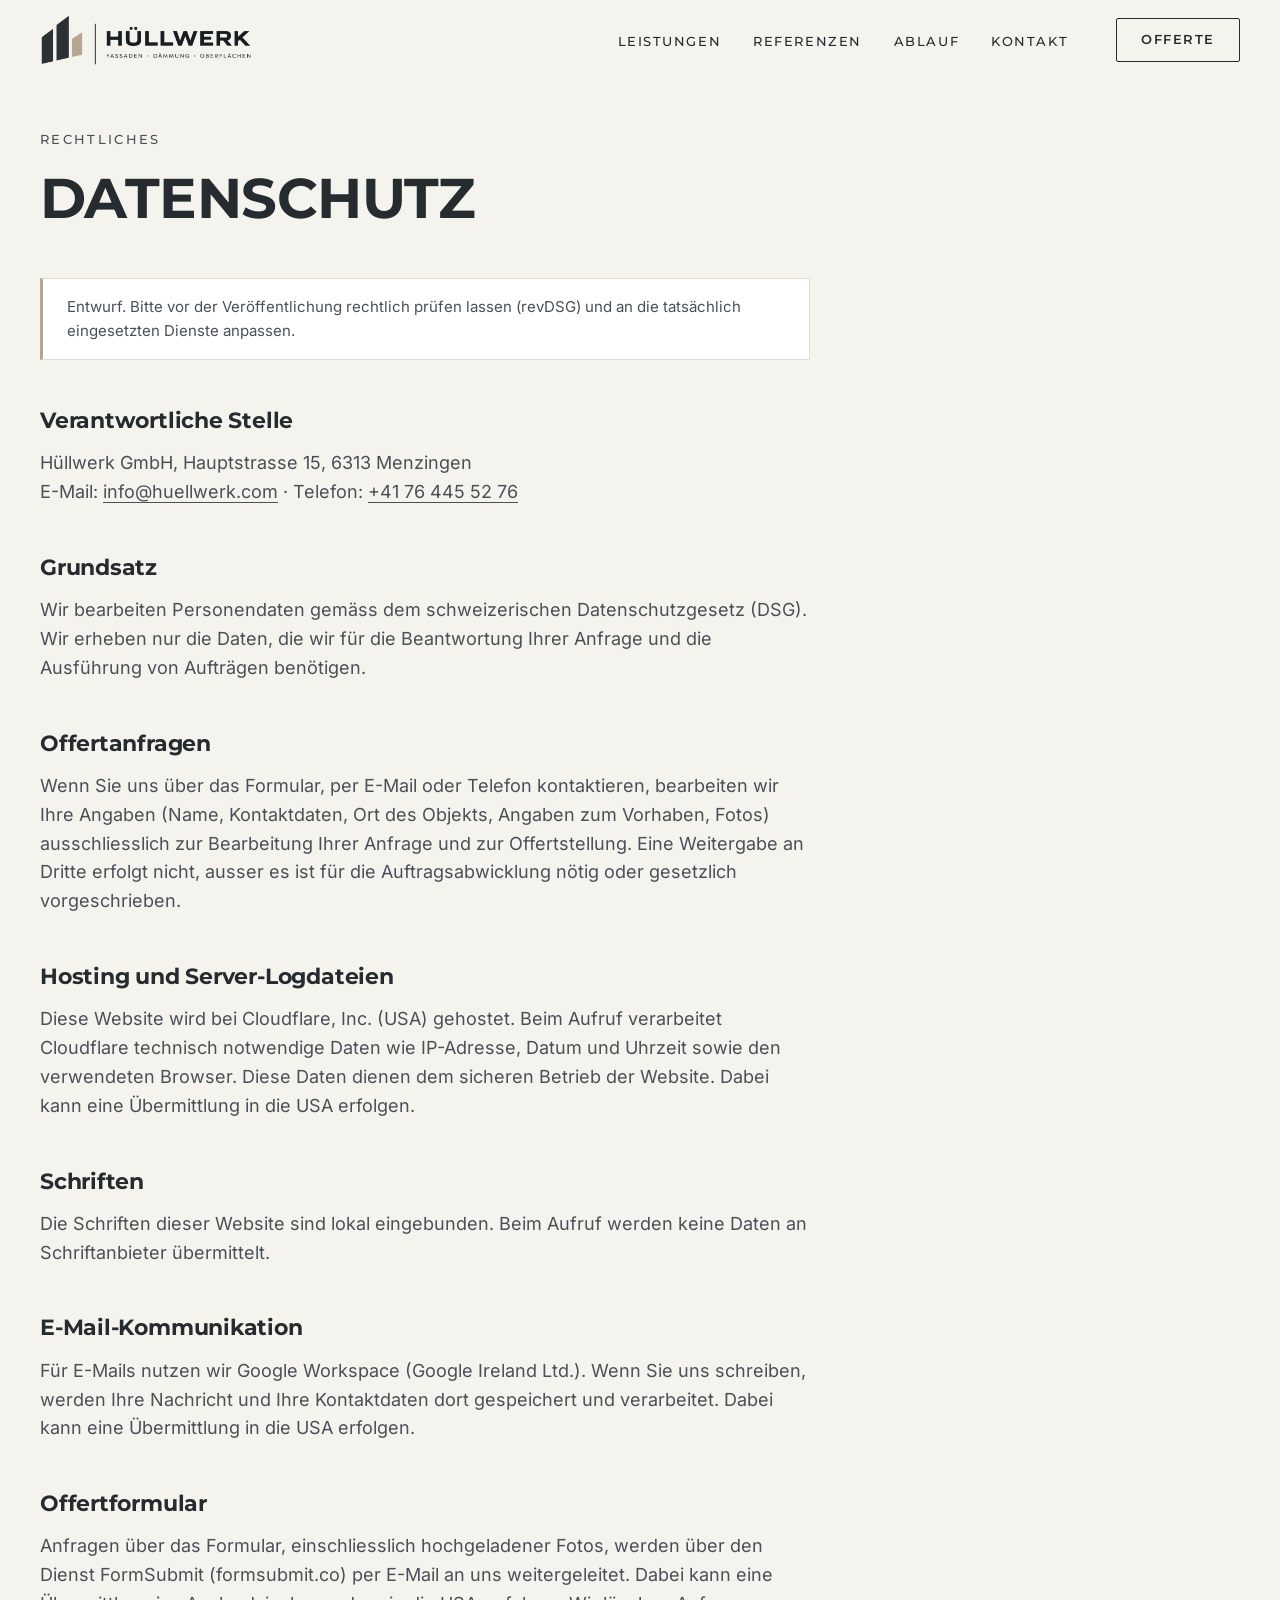
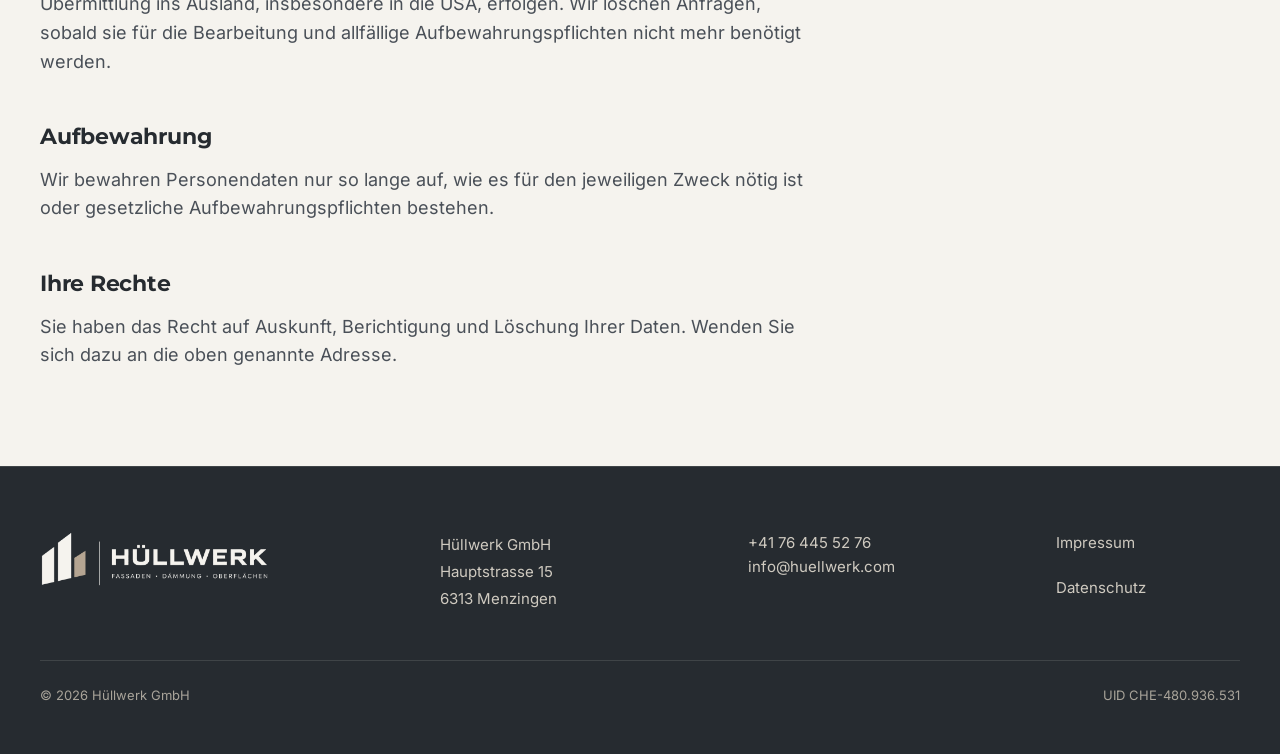
<file: datenschutz.html>
<!doctype html>
<html lang="de-CH" class="no-js">
<head>
  <meta charset="utf-8">
  <meta name="viewport" content="width=device-width, initial-scale=1">
  <title>Datenschutz · Hüllwerk GmbH</title>
  <meta name="description" content="Hüllwerk GmbH aus Menzingen ZG: Fachbetrieb für Fassaden, Dämmung und Oberflächen in der ganzen Schweiz. Gemeinsames Aufmass, fixe m²-Preise, direkter Kontakt zum Inhaber.">
  <meta name="theme-color" content="#262B30">
  <meta property="og:title" content="Hüllwerk GmbH · Ihre Gebäudehülle in besten Händen">
  <meta property="og:description" content="Fassaden, Dämmung und Oberflächen – aus Menzingen ZG für die ganze Schweiz.">
  <meta property="og:locale" content="de_CH">
  <link rel="canonical" href="https://huellwerk.com/datenschutz.html">
  <link rel="icon" href="assets/img/favicon.png" type="image/png">
  <link rel="apple-touch-icon" href="assets/img/apple-touch-icon.png">
  <link rel="preload" href="assets/fonts/montserrat-latin-700-normal.woff2" as="font" type="font/woff2" crossorigin>
  <link rel="preload" href="assets/fonts/inter-latin-400-normal.woff2" as="font" type="font/woff2" crossorigin>
  <link rel="stylesheet" href="assets/css/styles.css">
  <meta name="robots" content="noindex">
</head>
<body>
  <a class="skip-link" href="#inhalt">Zum Inhalt springen</a>

  <!-- Kopfzeile -->
  <header class="header" id="kopf">
    <div class="container header__inner">
      <a class="logo" href="index.html" title="Zur Startseite">
        <picture>
          <source media="(max-width: 959px)" srcset="assets/img/logo/huellwerk-logo-kompakt.webp" type="image/webp">
          <source media="(max-width: 959px)" srcset="assets/img/logo/huellwerk-logo-kompakt.png">
          <source srcset="assets/img/logo/huellwerk-logo.webp" type="image/webp">
          <img class="logo__img" src="assets/img/logo/huellwerk-logo.png" width="800" height="196" alt="Hüllwerk – Fassaden · Dämmung · Oberflächen">
        </picture>
      </a>
      <div class="header__right">
        <nav class="nav" aria-label="Hauptnavigation">
          <ul class="nav__list">
            <li><a href="index.html#leistungen">Leistungen</a></li>
            <li><a href="index.html#referenzen">Referenzen</a></li>
            <li><a href="index.html#ablauf">Ablauf</a></li>
            <li><a href="index.html#kontakt">Kontakt</a></li>
          </ul>
        </nav>
        <a class="btn btn--secondary header__cta" href="index.html#offerte">Offerte</a>
        <button class="menu-toggle" type="button" aria-expanded="false" aria-controls="mobile-nav">
          <span></span><span class="visually-hidden">Menü</span>
        </button>
      </div>
    </div>
    <nav class="mobile-nav" id="mobile-nav" aria-label="Mobile Navigation">
      <ul>
        <li><a href="index.html#leistungen">Leistungen</a></li>
        <li><a href="index.html#referenzen">Referenzen</a></li>
        <li><a href="index.html#ablauf">Ablauf</a></li>
        <li><a href="index.html#offerte">Offerte anfragen</a></li>
        <li><a href="index.html#kontakt">Kontakt</a></li>
      </ul>
    </nav>
  </header>

  <main id="inhalt" class="legal">
    <div class="container">
      <span class="label">Rechtliches</span>
      <h1>Datenschutz</h1>
      <div class="prose">
        <p class="notice">Entwurf. Bitte vor der Veröffentlichung rechtlich prüfen lassen (revDSG) und an die tatsächlich eingesetzten Dienste anpassen.</p>
        <h2>Verantwortliche Stelle</h2>
        <p>Hüllwerk GmbH, Hauptstrasse 15, 6313 Menzingen<br>E-Mail: <a href="mailto:info@huellwerk.com">info@huellwerk.com</a> · Telefon: <a href="tel:+41764455276">+41 76 445 52 76</a></p>
        <h2>Grundsatz</h2>
        <p>Wir bearbeiten Personendaten gemäss dem schweizerischen Datenschutzgesetz (DSG). Wir erheben nur die Daten, die wir für die Beantwortung Ihrer Anfrage und die Ausführung von Aufträgen benötigen.</p>
        <h2>Offertanfragen</h2>
        <p>Wenn Sie uns über das Formular, per E-Mail oder Telefon kontaktieren, bearbeiten wir Ihre Angaben (Name, Kontaktdaten, Ort des Objekts, Angaben zum Vorhaben, Fotos) ausschliesslich zur Bearbeitung Ihrer Anfrage und zur Offertstellung. Eine Weitergabe an Dritte erfolgt nicht, ausser es ist für die Auftragsabwicklung nötig oder gesetzlich vorgeschrieben.</p>
        <h2>Hosting und Server-Logdateien</h2>
        <p>Diese Website wird bei Cloudflare, Inc. (USA) gehostet. Beim Aufruf verarbeitet Cloudflare technisch notwendige Daten wie IP-Adresse, Datum und Uhrzeit sowie den verwendeten Browser. Diese Daten dienen dem sicheren Betrieb der Website. Dabei kann eine Übermittlung in die USA erfolgen.</p>
        <h2>Schriften</h2>
        <p>Die Schriften dieser Website sind lokal eingebunden. Beim Aufruf werden keine Daten an Schriftanbieter übermittelt.</p>
        <h2>E-Mail-Kommunikation</h2>
        <p>Für E-Mails nutzen wir Google Workspace (Google Ireland Ltd.). Wenn Sie uns schreiben, werden Ihre Nachricht und Ihre Kontaktdaten dort gespeichert und verarbeitet. Dabei kann eine Übermittlung in die USA erfolgen.</p>
        <h2>Offertformular</h2>
        <p>Anfragen über das Formular, einschliesslich hochgeladener Fotos, werden über den Dienst FormSubmit (formsubmit.co) per E-Mail an uns weitergeleitet. Dabei kann eine Übermittlung ins Ausland, insbesondere in die USA, erfolgen. Wir löschen Anfragen, sobald sie für die Bearbeitung und allfällige Aufbewahrungspflichten nicht mehr benötigt werden.</p>
        <h2>Aufbewahrung</h2>
        <p>Wir bewahren Personendaten nur so lange auf, wie es für den jeweiligen Zweck nötig ist oder gesetzliche Aufbewahrungspflichten bestehen.</p>
        <h2>Ihre Rechte</h2>
        <p>Sie haben das Recht auf Auskunft, Berichtigung und Löschung Ihrer Daten. Wenden Sie sich dazu an die oben genannte Adresse.</p>
      </div>
    </div>
  </main>

  <!-- Fusszeile -->
  <footer class="footer on-dark">
    <div class="container">
      <div class="footer__grid">
        <div>
          <a class="logo logo--light" href="index.html" title="Nach oben">
            <picture>
              <source srcset="assets/img/logo/huellwerk-logo-hell.webp" type="image/webp">
              <img class="logo__img" src="assets/img/logo/huellwerk-logo-hell.png" width="800" height="196" alt="Hüllwerk – Fassaden · Dämmung · Oberflächen" loading="lazy">
            </picture>
          </a>
        </div>
        <address>
          Hüllwerk GmbH<br>
          Hauptstrasse 15<br>
          6313 Menzingen
        </address>
        <div>
          <a href="tel:+41764455276">+41 76 445 52 76</a><br>
          <a href="mailto:info@huellwerk.com">info@huellwerk.com</a>
        </div>
        <ul class="footer__links">
          <li><a href="impressum.html">Impressum</a></li>
          <li><a href="datenschutz.html">Datenschutz</a></li>
        </ul>
      </div>
      <div class="footer__bottom">
        <span>© <span data-year>2026</span> Hüllwerk GmbH</span>
        <span>UID CHE-480.936.531</span>
      </div>
    </div>
  </footer>

  <!-- Mobiler Aktionsbalken -->
  <div class="mobile-bar on-dark" aria-label="Schnellkontakt">
    <a class="btn btn--secondary" href="tel:+41764455276">Anrufen</a>
    <a class="btn btn--primary" href="index.html#offerte">Offerte</a>
  </div>

  <script src="assets/js/main.js" defer></script>
</body>
</html>
</file>
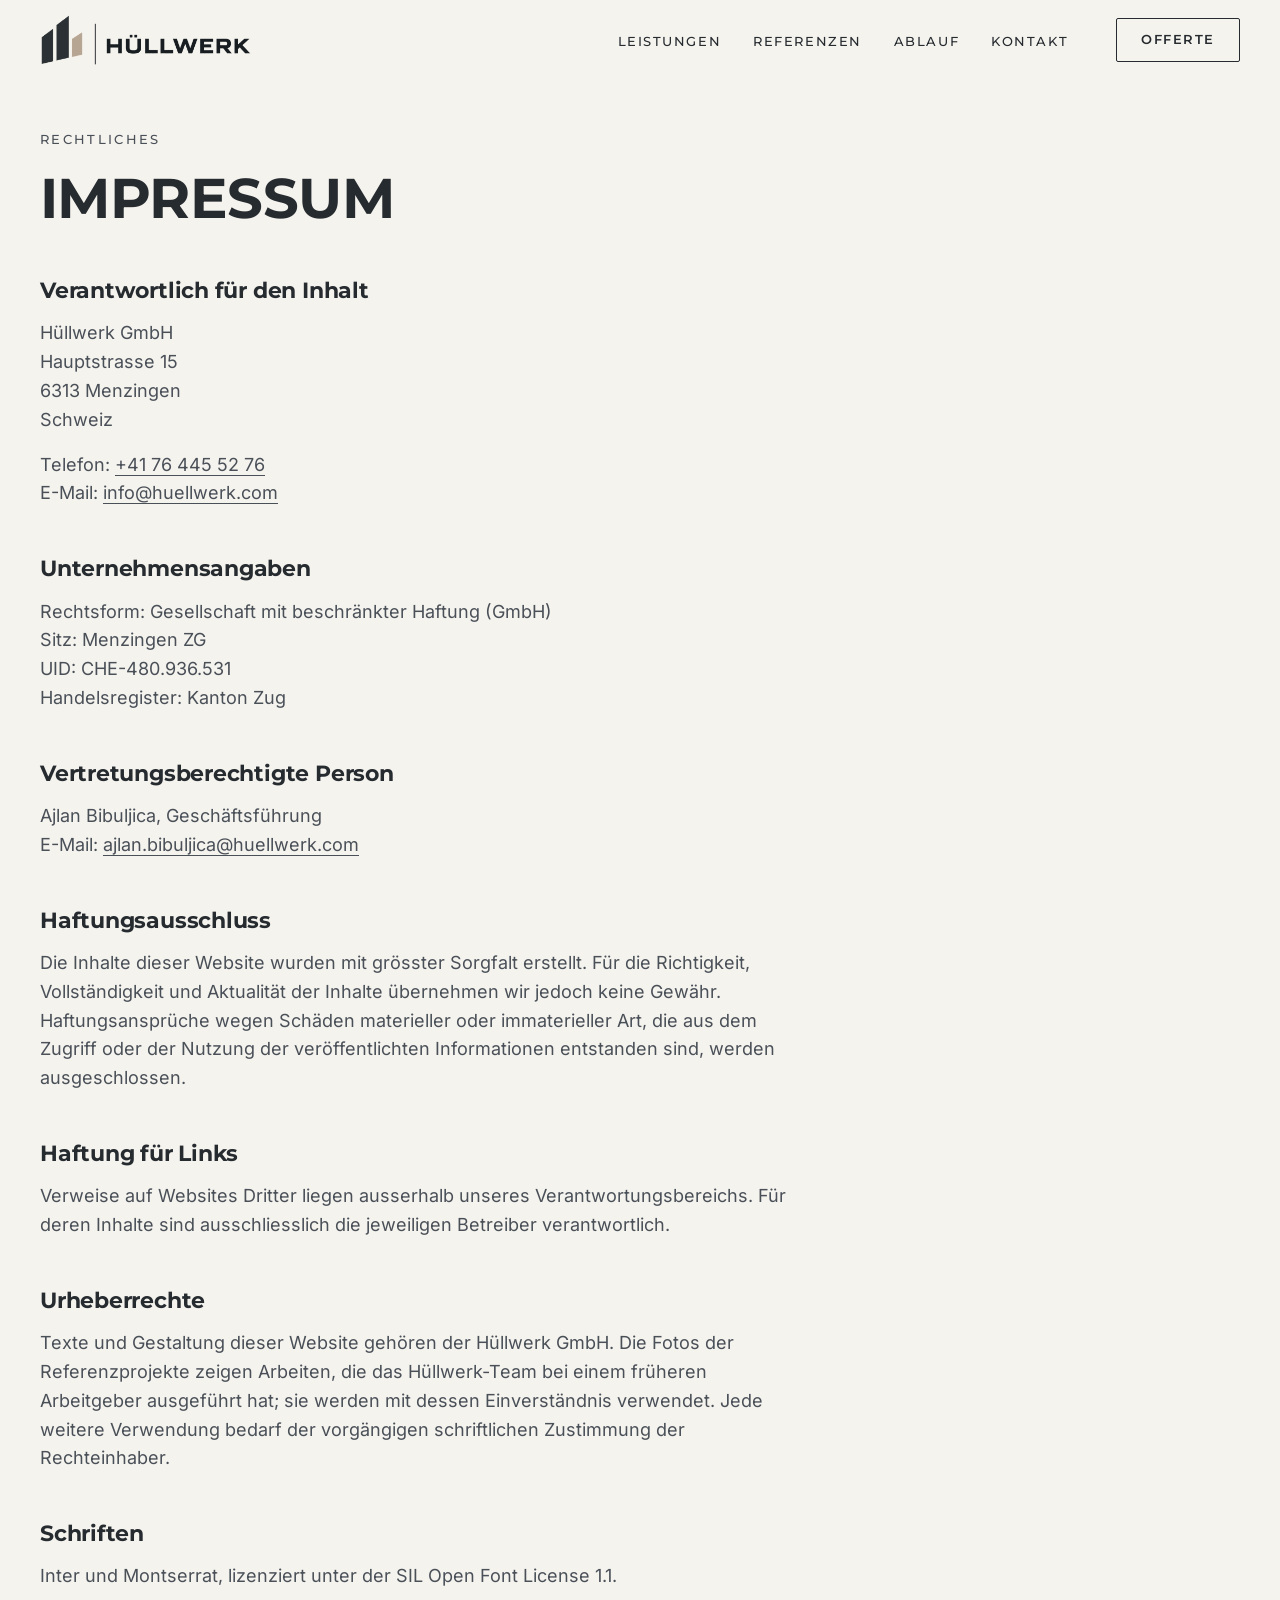
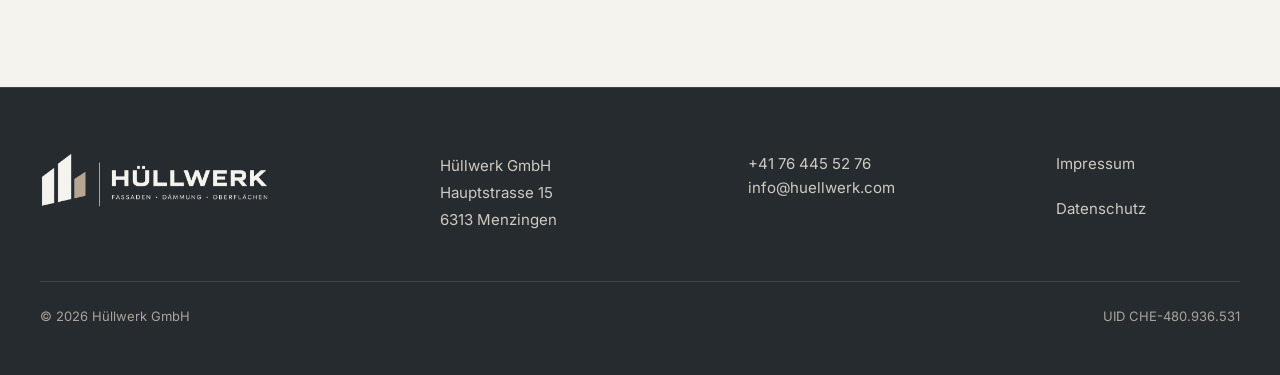
<file: impressum.html>
<!doctype html>
<html lang="de-CH" class="no-js">
<head>
  <meta charset="utf-8">
  <meta name="viewport" content="width=device-width, initial-scale=1">
  <title>Impressum · Hüllwerk GmbH</title>
  <meta name="description" content="Hüllwerk GmbH aus Menzingen ZG: Fachbetrieb für Fassaden, Dämmung und Oberflächen in der ganzen Schweiz. Gemeinsames Aufmass, fixe m²-Preise, direkter Kontakt zum Inhaber.">
  <meta name="theme-color" content="#262B30">
  <meta property="og:title" content="Hüllwerk GmbH · Ihre Gebäudehülle in besten Händen">
  <meta property="og:description" content="Fassaden, Dämmung und Oberflächen – aus Menzingen ZG für die ganze Schweiz.">
  <meta property="og:locale" content="de_CH">
  <link rel="canonical" href="https://huellwerk.com/impressum.html">
  <link rel="icon" href="assets/img/favicon.png" type="image/png">
  <link rel="apple-touch-icon" href="assets/img/apple-touch-icon.png">
  <link rel="preload" href="assets/fonts/montserrat-latin-700-normal.woff2" as="font" type="font/woff2" crossorigin>
  <link rel="preload" href="assets/fonts/inter-latin-400-normal.woff2" as="font" type="font/woff2" crossorigin>
  <link rel="stylesheet" href="assets/css/styles.css">
  <meta name="robots" content="noindex">
</head>
<body>
  <a class="skip-link" href="#inhalt">Zum Inhalt springen</a>

  <!-- Kopfzeile -->
  <header class="header" id="kopf">
    <div class="container header__inner">
      <a class="logo" href="index.html" title="Zur Startseite">
        <picture>
          <source media="(max-width: 959px)" srcset="assets/img/logo/huellwerk-logo-kompakt.webp" type="image/webp">
          <source media="(max-width: 959px)" srcset="assets/img/logo/huellwerk-logo-kompakt.png">
          <source srcset="assets/img/logo/huellwerk-logo.webp" type="image/webp">
          <img class="logo__img" src="assets/img/logo/huellwerk-logo.png" width="800" height="196" alt="Hüllwerk – Fassaden · Dämmung · Oberflächen">
        </picture>
      </a>
      <div class="header__right">
        <nav class="nav" aria-label="Hauptnavigation">
          <ul class="nav__list">
            <li><a href="index.html#leistungen">Leistungen</a></li>
            <li><a href="index.html#referenzen">Referenzen</a></li>
            <li><a href="index.html#ablauf">Ablauf</a></li>
            <li><a href="index.html#kontakt">Kontakt</a></li>
          </ul>
        </nav>
        <a class="btn btn--secondary header__cta" href="index.html#offerte">Offerte</a>
        <button class="menu-toggle" type="button" aria-expanded="false" aria-controls="mobile-nav">
          <span></span><span class="visually-hidden">Menü</span>
        </button>
      </div>
    </div>
    <nav class="mobile-nav" id="mobile-nav" aria-label="Mobile Navigation">
      <ul>
        <li><a href="index.html#leistungen">Leistungen</a></li>
        <li><a href="index.html#referenzen">Referenzen</a></li>
        <li><a href="index.html#ablauf">Ablauf</a></li>
        <li><a href="index.html#offerte">Offerte anfragen</a></li>
        <li><a href="index.html#kontakt">Kontakt</a></li>
      </ul>
    </nav>
  </header>

  <main id="inhalt" class="legal">
    <div class="container">
      <span class="label">Rechtliches</span>
      <h1>Impressum</h1>
      <div class="prose">
        <h2>Verantwortlich für den Inhalt</h2>
        <p>Hüllwerk GmbH<br>Hauptstrasse 15<br>6313 Menzingen<br>Schweiz</p>
        <p>Telefon: <a href="tel:+41764455276">+41 76 445 52 76</a><br>E-Mail: <a href="mailto:info@huellwerk.com">info@huellwerk.com</a></p>
        <h2>Unternehmensangaben</h2>
        <p>Rechtsform: Gesellschaft mit beschränkter Haftung (GmbH)<br>Sitz: Menzingen ZG<br>UID: CHE-480.936.531<br>Handelsregister: Kanton Zug</p>
        <h2>Vertretungsberechtigte Person</h2>
        <p>Ajlan Bibuljica, Geschäftsführung<br>E-Mail: <a href="mailto:ajlan.bibuljica@huellwerk.com">ajlan.bibuljica@huellwerk.com</a></p>
        <h2>Haftungsausschluss</h2>
        <p>Die Inhalte dieser Website wurden mit grösster Sorgfalt erstellt. Für die Richtigkeit, Vollständigkeit und Aktualität der Inhalte übernehmen wir jedoch keine Gewähr. Haftungsansprüche wegen Schäden materieller oder immaterieller Art, die aus dem Zugriff oder der Nutzung der veröffentlichten Informationen entstanden sind, werden ausgeschlossen.</p>
        <h2>Haftung für Links</h2>
        <p>Verweise auf Websites Dritter liegen ausserhalb unseres Verantwortungsbereichs. Für deren Inhalte sind ausschliesslich die jeweiligen Betreiber verantwortlich.</p>
        <h2>Urheberrechte</h2>
        <p>Texte und Gestaltung dieser Website gehören der Hüllwerk GmbH. Die Fotos der Referenzprojekte zeigen Arbeiten, die das Hüllwerk-Team bei einem früheren Arbeitgeber ausgeführt hat; sie werden mit dessen Einverständnis verwendet. Jede weitere Verwendung bedarf der vorgängigen schriftlichen Zustimmung der Rechteinhaber.</p>
        <h2>Schriften</h2>
        <p>Inter und Montserrat, lizenziert unter der SIL Open Font License 1.1.</p>
      </div>
    </div>
  </main>

  <!-- Fusszeile -->
  <footer class="footer on-dark">
    <div class="container">
      <div class="footer__grid">
        <div>
          <a class="logo logo--light" href="index.html" title="Nach oben">
            <picture>
              <source srcset="assets/img/logo/huellwerk-logo-hell.webp" type="image/webp">
              <img class="logo__img" src="assets/img/logo/huellwerk-logo-hell.png" width="800" height="196" alt="Hüllwerk – Fassaden · Dämmung · Oberflächen" loading="lazy">
            </picture>
          </a>
        </div>
        <address>
          Hüllwerk GmbH<br>
          Hauptstrasse 15<br>
          6313 Menzingen
        </address>
        <div>
          <a href="tel:+41764455276">+41 76 445 52 76</a><br>
          <a href="mailto:info@huellwerk.com">info@huellwerk.com</a>
        </div>
        <ul class="footer__links">
          <li><a href="impressum.html">Impressum</a></li>
          <li><a href="datenschutz.html">Datenschutz</a></li>
        </ul>
      </div>
      <div class="footer__bottom">
        <span>© <span data-year>2026</span> Hüllwerk GmbH</span>
        <span>UID CHE-480.936.531</span>
      </div>
    </div>
  </footer>

  <!-- Mobiler Aktionsbalken -->
  <div class="mobile-bar on-dark" aria-label="Schnellkontakt">
    <a class="btn btn--secondary" href="tel:+41764455276">Anrufen</a>
    <a class="btn btn--primary" href="index.html#offerte">Offerte</a>
  </div>

  <script src="assets/js/main.js" defer></script>
</body>
</html>
</file>
<file: assets/css/styles.css>
/* Hüllwerk GmbH – Stylesheet nach DESIGN.md */

/* Schriften lokal (SIL Open Font License, siehe assets/fonts) */
@font-face { font-family: "Inter"; font-style: normal; font-weight: 400; font-display: swap; src: url("../fonts/inter-latin-400-normal.woff2") format("woff2"); }
@font-face { font-family: "Inter"; font-style: normal; font-weight: 500; font-display: swap; src: url("../fonts/inter-latin-500-normal.woff2") format("woff2"); }
@font-face { font-family: "Inter"; font-style: normal; font-weight: 600; font-display: swap; src: url("../fonts/inter-latin-600-normal.woff2") format("woff2"); }
@font-face { font-family: "Montserrat"; font-style: normal; font-weight: 200; font-display: swap; src: url("../fonts/montserrat-latin-200-normal.woff2") format("woff2"); }
@font-face { font-family: "Montserrat"; font-style: normal; font-weight: 500; font-display: swap; src: url("../fonts/montserrat-latin-500-normal.woff2") format("woff2"); }
@font-face { font-family: "Montserrat"; font-style: normal; font-weight: 600; font-display: swap; src: url("../fonts/montserrat-latin-600-normal.woff2") format("woff2"); }
@font-face { font-family: "Montserrat"; font-style: normal; font-weight: 700; font-display: swap; src: url("../fonts/montserrat-latin-700-normal.woff2") format("woff2"); }


:root {
  --color-ink: #262B30;
  --color-ink-soft: #4A5058;
  --color-accent: #B5A592;
  --color-accent-dark: #9A8B77;
  --color-bg: #F5F3EE;
  --color-surface: #FFFFFF;
  --color-line: #E2DED6;
  --color-success: #4F7A5A;
  --color-error: #A94442;

  --font-head: "Montserrat", system-ui, sans-serif;
  --font-body: "Inter", system-ui, sans-serif;

  --s-1: 4px; --s-2: 8px; --s-3: 16px; --s-4: 24px; --s-5: 32px;
  --s-6: 48px; --s-7: 64px; --s-8: 96px; --s-9: 128px;

  --max: 1200px;
  --gutter: 20px;
  --radius: 2px;
  --header-h: 80px;
  --ease: cubic-bezier(.2, .6, .2, 1);
}

*, *::before, *::after { box-sizing: border-box; }

html { scroll-behavior: smooth; scroll-padding-top: 72px; -webkit-text-size-adjust: 100%; }

body {
  margin: 0;
  background: var(--color-bg);
  color: var(--color-ink);
  font-family: var(--font-body);
  font-size: 17px;
  line-height: 1.6;
  -webkit-font-smoothing: antialiased;
}

img { max-width: 100%; display: block; }
::selection { background: var(--color-accent); color: var(--color-ink); }
html { scrollbar-color: #C9C2B6 var(--color-bg); accent-color: var(--color-ink); }
input, textarea { caret-color: var(--color-ink); }
a { text-underline-offset: .22em; text-decoration-thickness: 1px; }
.contact__phone, .step__num, .contact-person a[href^="tel"], .hero__facts strong { font-variant-numeric: tabular-nums; }
h1, h2, h3 { text-wrap: balance; }
.lead, .card__body p { text-wrap: pretty; }
a { color: inherit; }
p { margin: 0 0 var(--s-3); }
p:last-child { margin-bottom: 0; }

h1, h2, h3 {
  font-family: var(--font-head);
  font-weight: 700;
  letter-spacing: -0.01em;
  line-height: 1.15;
  margin: 0 0 var(--s-4);
}
h1 { font-size: 32px; text-transform: uppercase; }
h2 { font-size: 28px; }
h3 { font-size: 20px; margin-bottom: var(--s-2); }

:focus-visible { outline: 2px solid var(--color-ink); outline-offset: 3px; }
.on-dark :focus-visible { outline-color: var(--color-bg); }

.skip-link {
  position: absolute; left: var(--s-3); top: -100px; z-index: 200;
  background: var(--color-ink); color: var(--color-bg);
  padding: var(--s-2) var(--s-3); text-decoration: none;
}
.skip-link:focus { top: var(--s-3); }

.visually-hidden {
  position: absolute !important; width: 1px; height: 1px; overflow: hidden;
  clip: rect(0 0 0 0); white-space: nowrap;
}

/* ---------- Layout ---------- */

.container { width: 100%; max-width: calc(var(--max) + 2 * var(--gutter)); margin: 0 auto; padding: 0 var(--gutter); }
.section { padding: var(--s-7) 0; }
.section--surface { background: var(--color-surface); }
.section--dark { background: var(--color-ink); color: var(--color-bg); }

.label {
  font-family: var(--font-head);
  font-weight: 500;
  font-size: 12px;
  letter-spacing: 0.18em;
  text-transform: uppercase;
  color: var(--color-ink-soft);
  margin: 0 0 var(--s-3);
  display: block;
}
.section--dark .label { color: var(--color-accent); }

.section-head { max-width: 720px; margin-bottom: var(--s-6); }
.section-head--split .lead { margin: 0; }

/* Hero-Auftritt: einmal beim Laden, gestaffelt */
@keyframes rise { from { opacity: 0; transform: translateY(16px); } }
@keyframes settle { from { opacity: 0; } }
.hero--intro .hero__text > *, .hero--intro .hero__facts li { animation: rise .5s var(--ease) both; }
.hero--intro .hero__text > :nth-child(2) { animation-delay: .08s; }
.hero--intro .hero__text > :nth-child(3) { animation-delay: .16s; }
.hero--intro .hero__facts li { animation-delay: .28s; }
.hero--intro .hero__facts li:nth-child(2) { animation-delay: .34s; }
.hero--intro .hero__facts li:nth-child(3) { animation-delay: .40s; }
.hero--intro .hero__facts li:nth-child(4) { animation-delay: .46s; }
.hero--intro .hero__media .photo { animation: settle .8s var(--ease) .05s both; }
.lead { font-size: 18px; color: var(--color-ink-soft); max-width: 62ch; }
.section--dark .lead { color: #D9D5CC; }

/* ---------- Knöpfe ---------- */

.btn {
  display: inline-flex; align-items: center; justify-content: center; text-align: center;
  min-height: 48px; padding: 8px var(--s-4); line-height: 1.35;
  font-family: var(--font-head); font-weight: 600; font-size: 13px;
  letter-spacing: 0.12em; text-transform: uppercase; text-decoration: none;
  border-radius: var(--radius); border: 1px solid transparent; cursor: pointer;
  transition: background-color .2s var(--ease), color .2s var(--ease), border-color .2s var(--ease);
}
.btn--primary { background: var(--color-accent); color: var(--color-ink); }
.btn--primary:hover { background: var(--color-accent-dark); }
.btn--secondary { background: transparent; border-color: var(--color-ink); color: var(--color-ink); }
.btn--secondary:hover { background: var(--color-ink); color: var(--color-bg); }
.on-dark .btn--secondary { border-color: var(--color-bg); color: var(--color-bg); }
.on-dark .btn--secondary:hover { background: var(--color-bg); color: var(--color-ink); }

.text-link {
  font-family: var(--font-head); font-weight: 600; font-size: 13px;
  letter-spacing: 0.08em; text-transform: uppercase; text-decoration: none;
  display: inline-flex; gap: var(--s-2); align-items: center; min-height: 44px;
  border-bottom: 1px solid transparent; transition: border-color .2s var(--ease);
}
.text-link:hover { border-bottom-color: var(--color-accent); }

/* ---------- Logo (Originaldatei) ---------- */

.logo { display: inline-flex; align-items: center; min-height: 44px; text-decoration: none; }
.logo picture { display: block; }
.logo__img { display: block; height: 40px; width: auto; transition: height .2s var(--ease); }
.footer .logo__img { height: 56px; }

/* ---------- Kopfzeile ---------- */

.header {
  position: sticky; top: 0; z-index: 100;
  background: var(--color-bg);
  border-bottom: 1px solid transparent;
  transition: border-color .2s var(--ease);
}
.header__inner { display: flex; align-items: center; justify-content: space-between; height: var(--header-h); transition: height .2s var(--ease); }
.header.is-compact { border-bottom-color: var(--color-line); }
.header.is-compact .header__inner { height: 64px; }
.header.is-compact .logo__img { height: 34px; }

.nav { display: none; }
.nav__list { list-style: none; margin: 0; padding: 0; display: flex; gap: var(--s-5); }
.nav__list a {
  font-family: var(--font-head); font-weight: 500; font-size: 13px; letter-spacing: 0.12em;
  text-transform: uppercase; text-decoration: none; padding: var(--s-2) 0;
  border-bottom: 1px solid transparent; transition: border-color .2s var(--ease);
}
.nav__list a:hover, .nav__list a[aria-current="true"] { border-bottom-color: var(--color-accent); }
.header__cta { display: none; }

.menu-toggle {
  width: 44px; height: 44px; display: inline-flex; align-items: center; justify-content: center;
  background: none; border: 0; cursor: pointer; color: var(--color-ink); margin-right: -10px;
}
.menu-toggle span, .menu-toggle span::before, .menu-toggle span::after {
  display: block; width: 22px; height: 2px; background: currentColor; position: relative;
  transition: transform .2s var(--ease), background-color .2s var(--ease);
}
.menu-toggle span::before, .menu-toggle span::after { content: ""; position: absolute; left: 0; }
.menu-toggle span::before { top: -7px; }
.menu-toggle span::after { top: 7px; }
.menu-toggle[aria-expanded="true"] span { background: transparent; }
.menu-toggle[aria-expanded="true"] span::before { transform: translateY(7px) rotate(45deg); }
.menu-toggle[aria-expanded="true"] span::after { transform: translateY(-7px) rotate(-45deg); }

.mobile-nav {
  display: none; border-top: 1px solid var(--color-line); background: var(--color-bg);
  padding: var(--s-3) var(--gutter) var(--s-5);
}
.mobile-nav.is-open { display: block; }
.mobile-nav ul { list-style: none; margin: 0; padding: 0; }
.mobile-nav a {
  display: flex; align-items: center; min-height: 52px; text-decoration: none;
  font-family: var(--font-head); font-weight: 600; font-size: 15px; letter-spacing: 0.1em;
  text-transform: uppercase; border-bottom: 1px solid var(--color-line);
}

/* ---------- Bild-Platzhalter (bis echte Fotos vorliegen) ---------- */

.photo { position: relative; overflow: hidden; background: #D8D3C9; aspect-ratio: 4 / 3; }
.photo img { width: 100%; height: 100%; object-fit: cover; }
.photo--placeholder {
  background:
    repeating-linear-gradient(90deg, transparent 0 59px, rgba(38,43,48,.07) 59px 60px),
    linear-gradient(180deg, #DCD7CD 0 62%, #CFC9BD 62% 100%);
}
.photo--placeholder::after {
  content: attr(data-caption);
  position: absolute; left: var(--s-3); bottom: var(--s-3);
  font-family: var(--font-head); font-size: 11px; font-weight: 500;
  letter-spacing: 0.18em; text-transform: uppercase; color: var(--color-ink-soft);
}
.photo--dark { background:
    repeating-linear-gradient(90deg, transparent 0 79px, rgba(245,243,238,.06) 79px 80px),
    linear-gradient(180deg, #3A4047 0 66%, #30353B 66% 100%); }
.photo--dark::after { color: #A9A49A; }

/* ---------- Hero ---------- */

.hero { padding: var(--s-4) 0 var(--s-7); overflow: hidden; }
.hero__grid { display: grid; gap: var(--s-5); }
.hero__text h1 { margin-bottom: var(--s-4); }
.hero__text .lead { margin-bottom: var(--s-5); }
.hero__actions { display: flex; flex-direction: column; gap: 12px; }
.hero__actions .btn { width: 100%; }

.hero__media { margin: 0 calc(-1 * var(--gutter)); }
.hero__media .photo {
  aspect-ratio: 4 / 5;
  /* Logo-Echo: schräg abgeschnittene Bildkante (einmal pro Seite) */
  clip-path: polygon(0 0, 100% 0, 100% 100%, 0 calc(100% - 40px));
}
.hero__media .photo::after { left: auto; right: var(--s-3); }
.hero__media .photo img { object-position: 62% 50%; }

.hero__facts {
  list-style: none; margin: 0; padding: 0;
  display: grid; grid-template-columns: 1fr 1fr; gap: var(--s-4) var(--s-3);
}
.hero__facts li { border-top: 1px solid var(--color-line); padding-top: 12px; }
.hero__facts strong { display: block; font-family: var(--font-head); font-size: 15px; font-weight: 600; line-height: 1.3; margin-bottom: 4px; }
.hero__facts span { display: block; font-size: 14px; line-height: 1.45; color: var(--color-ink-soft); }

/* ---------- Leistungen / Karten ---------- */

.cards { display: grid; gap: var(--s-4); }
.card {
  background: var(--color-surface); border: 1px solid var(--color-line); border-radius: var(--radius);
  display: flex; flex-direction: column; overflow: hidden;
}
.card .photo { aspect-ratio: 4 / 3; }
.card__body { padding: var(--s-4); display: flex; flex-direction: column; flex: 1; }
.card__body p { color: var(--color-ink-soft); }
.card__body .text-link { margin-top: auto; padding-top: var(--s-3); }
.card__list { list-style: none; margin: 0 0 var(--s-3); padding: 0; font-size: 15px; color: var(--color-ink-soft); }
.card__list li { padding: 6px 0; border-top: 1px solid var(--color-line); }

/* ---------- Vertrauen ---------- */

.trust { display: grid; gap: var(--s-5); }
.trust__item { border-top: 2px solid var(--color-accent); padding-top: var(--s-4); }
.trust__item p { color: var(--color-ink-soft); font-size: 16px; }

/* ---------- Vorher / Nachher ---------- */

.compare { position: relative; aspect-ratio: 4 / 3; overflow: hidden; user-select: none; touch-action: pan-y; background: #D8D3C9; }
.compare .photo { position: absolute; inset: 0; aspect-ratio: auto; height: 100%; }
.compare__before { clip-path: inset(0 calc(100% - var(--pos, 50%)) 0 0); }
.compare__before.photo--placeholder {
  background:
    repeating-linear-gradient(90deg, transparent 0 59px, rgba(38,43,48,.1) 59px 60px),
    repeating-linear-gradient(35deg, transparent 0 14px, rgba(74,80,88,.08) 14px 15px),
    linear-gradient(180deg, #BDB6A8 0 62%, #ADA698 62% 100%);
}
.compare__tag {
  position: absolute; top: var(--s-3); z-index: 3;
  font-family: var(--font-head); font-weight: 500; font-size: 11px; letter-spacing: 0.18em; text-transform: uppercase;
  background: var(--color-surface); color: var(--color-ink); padding: 6px 10px;
}
.compare__tag--before { left: var(--s-3); }
.compare__tag--after { right: var(--s-3); }
.compare__handle {
  position: absolute; top: 0; bottom: 0; left: var(--pos, 50%); width: 2px; margin-left: -1px;
  background: var(--color-surface); z-index: 2; pointer-events: none;
}
.compare__handle::after {
  content: ""; position: absolute; top: 50%; left: 50%; width: 44px; height: 44px; transform: translate(-50%, -50%);
  background: var(--color-surface) url("data:image/svg+xml,%3Csvg xmlns='http://www.w3.org/2000/svg' viewBox='0 0 24 24' fill='none' stroke='%23262B30' stroke-width='1.6'%3E%3Cpath d='M9 6l-6 6 6 6M15 6l6 6-6 6'/%3E%3C/svg%3E") center / 22px no-repeat;
  border-radius: var(--radius);
}
.compare__range {
  position: absolute; inset: 0; width: 100%; height: 100%; margin: 0; opacity: 0; cursor: ew-resize; z-index: 4;
}
.compare:has(.compare__range:focus-visible) { outline: 2px solid var(--color-ink); outline-offset: 3px; }
.compare-caption { margin-top: var(--s-3); font-size: 14px; color: var(--color-ink-soft); }

.stages { display: grid; gap: var(--s-4); }
.stage { margin: 0; }
.stage .photo { aspect-ratio: 4 / 5; }
.stage figcaption { padding-top: 12px; font-size: 15px; color: var(--color-ink-soft); }
.stage figcaption .label { margin-bottom: 4px; }

.split { display: grid; gap: var(--s-6); align-items: center; }

/* ---------- Referenzen ---------- */

.refs { display: grid; gap: var(--s-4); }
.ref { text-decoration: none; display: block; }
.ref .photo { aspect-ratio: 4 / 3; }
.ref .photo > * , .ref .photo { transition: transform .4s var(--ease); }
.ref__media { overflow: hidden; }
.ref:hover .ref__media .photo { transform: scale(1.03); }
.ref__meta { padding-top: var(--s-3); }
.ref__meta h3 { margin-bottom: 4px; }
.ref__meta p { font-size: 15px; color: var(--color-ink-soft); }

/* ---------- Ablauf ---------- */

.steps { list-style: none; margin: 0; padding: 0; display: grid; gap: var(--s-5); counter-reset: step; }
.step { border-top: 1px solid rgba(245,243,238,.18); padding-top: var(--s-4); }
.step__num {
  display: block; font-family: var(--font-head); font-weight: 200; font-size: 56px; line-height: 1;
  color: var(--color-accent); margin-bottom: var(--s-3);
}
.step h3 { color: var(--color-bg); }
.step p { color: #CFCAC0; font-size: 16px; }

/* ---------- Einzugsgebiet ---------- */

.region { display: grid; gap: var(--s-5); }
.region__list { list-style: none; margin: 0; padding: 0; display: grid; gap: 0; }
.region__list li {
  display: flex; justify-content: space-between; align-items: baseline; gap: var(--s-3);
  padding: var(--s-4) 0; border-bottom: 1px solid var(--color-line);
}
.region__list li:first-child { border-top: 1px solid var(--color-line); }
.region__list strong { font-family: var(--font-head); font-size: 20px; font-weight: 700; }
.region__list span { font-size: 14px; color: var(--color-ink-soft); text-align: right; }

/* ---------- Formular ---------- */

.offer { display: grid; gap: var(--s-6); }
.offer__aside p { color: var(--color-ink-soft); }
.contact-person {
  margin-top: var(--s-5); padding: var(--s-4); border: 1px solid var(--color-line); background: var(--color-surface);
}
.contact-person a { text-decoration: none; font-weight: 600; }
.contact-person a:hover { text-decoration: underline; }
.contact-person dl { margin: var(--s-3) 0 0; display: grid; grid-template-columns: auto 1fr; gap: var(--s-2) var(--s-3); font-size: 16px; }
.contact-person dt { color: var(--color-ink-soft); }
.contact-person dd { margin: 0; }

.form { background: var(--color-surface); border: 1px solid var(--color-line); padding: var(--s-4); }
.form__grid { display: grid; gap: var(--s-4); }
.field { display: flex; flex-direction: column; gap: 6px; }
.field label, .field legend {
  font-family: var(--font-head); font-weight: 600; font-size: 13px; letter-spacing: 0.06em;
}
.field .req { color: var(--color-ink-soft); font-weight: 500; }
.field .hint { font-size: 14px; color: var(--color-ink-soft); }
.field input, .field select, .field textarea {
  width: 100%; min-height: 48px; padding: 12px 14px;
  font: inherit; font-size: 16px; color: var(--color-ink);
  background: var(--color-bg); border: 1px solid #CFCAC0; border-radius: var(--radius);
  transition: border-color .2s var(--ease);
}
.field select { appearance: none; padding-right: 40px; cursor: pointer;
  background: var(--color-bg) url("data:image/svg+xml,%3Csvg xmlns='http://www.w3.org/2000/svg' viewBox='0 0 24 24' fill='none' stroke='%23262B30' stroke-width='1.6'%3E%3Cpath d='M6 9l6 6 6-6'/%3E%3C/svg%3E") right 12px center / 18px no-repeat; }
.field textarea { min-height: 140px; resize: vertical; }
.field input[type="file"] { padding: 6px; cursor: pointer; font-size: 15px; color: var(--color-ink-soft); }
.field input[type="file"]::file-selector-button {
  font: 600 12px/1 var(--font-head); letter-spacing: .12em; text-transform: uppercase;
  min-height: 34px; padding: 0 14px; margin-right: 12px; cursor: pointer;
  background: var(--color-ink); color: var(--color-bg); border: 0; border-radius: var(--radius);
  transition: background-color .2s var(--ease);
}
.field input[type="file"]:hover::file-selector-button { background: var(--color-ink-soft); }
.field input:hover, .field select:hover, .field textarea:hover { border-color: var(--color-ink-soft); }
.field input:focus-visible, .field select:focus-visible, .field textarea:focus-visible { outline: 2px solid var(--color-ink); outline-offset: 0; border-color: var(--color-ink); }
.field.has-error input, .field.has-error select, .field.has-error textarea { border-color: var(--color-error); }
.field__error { color: var(--color-error); font-size: 14px; min-height: 0; }
.field__error:empty { display: none; }
.check { flex-direction: row; align-items: flex-start; gap: 12px; }
.check input { width: 22px; height: 22px; min-height: 0; margin: 2px 0 0; flex-shrink: 0; accent-color: var(--color-ink); }
.check label { font-family: var(--font-body); font-weight: 400; font-size: 15px; letter-spacing: 0; }
.form__footer { margin-top: var(--s-5); display: flex; flex-direction: column; gap: var(--s-3); align-items: flex-start; }
.form__footer .btn { width: 100%; }
.form__note { font-size: 14px; color: var(--color-ink-soft); }
.form__status { padding: var(--s-3) var(--s-4); border-left: 3px solid; display: none; }
.form__status.is-success { display: block; border-color: var(--color-success); color: var(--color-success); background: #EEF3EF; }
.form__status.is-error { display: block; border-color: var(--color-error); color: var(--color-error); background: #F7EDED; }

/* ---------- Kontakt (dunkel) ---------- */

.contact { display: grid; gap: var(--s-6); }
.contact h2 { color: var(--color-bg); }
.contact__phone {
  font-family: var(--font-head); font-weight: 700; font-size: 28px; letter-spacing: 0.01em;
  text-decoration: none; display: inline-block; margin: var(--s-3) 0 var(--s-4);
  border-bottom: 1px solid var(--color-accent);
}
.contact__list { list-style: none; margin: 0; padding: 0; display: grid; gap: var(--s-4); }
.contact__list li { border-top: 1px solid rgba(245,243,238,.18); padding-top: var(--s-3); }
.contact__list a { text-decoration: none; }
.contact__list a:hover { text-decoration: underline; }

/* ---------- Fusszeile ---------- */

.footer { background: var(--color-ink); color: #CFCAC0; padding: var(--s-7) 0 var(--s-6); border-top: 1px solid rgba(245,243,238,.12); font-size: 15px; }
.footer__grid { display: grid; gap: var(--s-5); }
.footer address { font-style: normal; line-height: 1.8; }
.footer a { text-decoration: none; }
.footer a:hover { color: var(--color-bg); text-decoration: underline; }
.footer__links { list-style: none; margin: 0; padding: 0; display: grid; gap: var(--s-2); }
.footer__bottom {
  margin-top: var(--s-6); padding-top: var(--s-4); border-top: 1px solid rgba(245,243,238,.12);
  display: flex; flex-wrap: wrap; justify-content: space-between; gap: var(--s-3); font-size: 13px; color: #A9A49A;
}

.footer__note { margin: var(--s-3) 0 0; font-size: 13px; color: #A9A49A; max-width: 70ch; }

/* ---------- Mobiler Aktionsbalken ---------- */

/* Platz für die fixierte Leiste, damit sie nichts verdeckt */
:root { --bar-h: calc(68px + env(safe-area-inset-bottom)); }
body { padding-bottom: var(--bar-h); }
html { scroll-padding-bottom: calc(var(--bar-h) + 16px); }

.mobile-bar {
  position: fixed; left: 0; right: 0; bottom: 0; z-index: 90;
  display: grid; grid-template-columns: 1fr 1fr;
  background: var(--color-ink); padding: 8px 8px calc(8px + env(safe-area-inset-bottom)); gap: 8px;
}
.mobile-bar .btn { min-height: 52px; width: 100%; }
.mobile-bar .btn--secondary { border-color: rgba(245,243,238,.5); color: var(--color-bg); }
.mobile-bar .btn--secondary:hover { background: var(--color-bg); color: var(--color-ink); }

/* ---------- Rechtliche Seiten ---------- */

.legal { padding: var(--s-6) 0 var(--s-8); }
.legal .prose { max-width: 70ch; }
.legal h1 { margin-bottom: var(--s-6); }
.legal h2 { font-size: 22px; margin-top: var(--s-6); margin-bottom: var(--s-3); }
.legal p, .legal li { color: var(--color-ink-soft); }
.notice { background: var(--color-surface); border: 1px solid var(--color-line); border-left: 3px solid var(--color-accent); padding: var(--s-3) var(--s-4); font-size: 15px; margin-bottom: var(--s-5); }

/* ---------- Einblenden ---------- */

.reveal { opacity: 0; transform: translateY(16px); transition: opacity .4s var(--ease), transform .4s var(--ease); }
.reveal.is-visible { opacity: 1; transform: none; }
.no-js .reveal { opacity: 1; transform: none; }

@media (prefers-reduced-motion: reduce) {
  html { scroll-behavior: auto; }
  *, *::before, *::after { transition: none !important; animation: none !important; }
  .reveal { opacity: 1; transform: none; }
  .ref:hover .ref__media .photo { transform: none; }
}

/* ---------- Breakpoints ---------- */

@media (min-width: 640px) {
  .cards, .refs { grid-template-columns: repeat(2, 1fr); }
  .trust { grid-template-columns: repeat(2, 1fr); }
  .steps { grid-template-columns: repeat(2, 1fr); }
  .form { padding: var(--s-5); }
  .form__grid { grid-template-columns: 1fr 1fr; }
  .field--full { grid-column: 1 / -1; }
  .form__footer .btn { width: auto; }
  .stages { grid-template-columns: 1fr 1fr; }
  .hero__actions { flex-direction: row; flex-wrap: wrap; }
  .hero__actions .btn { width: auto; }
  .footer__grid { grid-template-columns: repeat(2, 1fr); }
}

@media (min-width: 960px) {
  body { font-size: 18px; }
  h1 { font-size: 56px; }
  h2 { font-size: 40px; }
  h3 { font-size: 24px; }
  .label { font-size: 13px; }
  .section { padding: var(--s-9) 0; }
  .section--tight { padding: var(--s-8) 0; }

  .nav { display: block; }
  .header__cta { display: inline-flex; min-height: 44px; }
  .menu-toggle, .mobile-nav, .mobile-nav.is-open { display: none; }
  .header__right { display: flex; align-items: center; gap: var(--s-6); }
  .logo__img { height: 52px; }
  .header.is-compact .logo__img { height: 42px; }

  .hero { padding: var(--s-6) 0 var(--s-9); }
  .hero__grid {
    grid-template-columns: 5fr 6fr;
    grid-template-areas: "text media" "facts media";
    grid-template-rows: 1fr auto;
    column-gap: var(--s-7); row-gap: var(--s-6);
  }
  .hero__text { grid-area: text; align-self: end; }
  .hero__actions { display: grid; grid-template-columns: max-content; }
  .hero__actions .btn { width: 100%; }
  .hero__facts { grid-area: facts; gap: var(--s-5) var(--s-4); }
  .hero__media {
    grid-area: media;
    /* bis an den rechten Bildschirmrand */
    margin: 0 calc(-1 * max(var(--gutter), (100vw - var(--max)) / 2)) 0 0;
  }
  .hero__media .photo {
    aspect-ratio: auto; height: 100%; min-height: clamp(600px, 82vh, 860px);
    clip-path: polygon(0 0, 100% 0, 100% 100%, 64px 100%, 0 calc(100% - 64px));
  }

  .cards { grid-template-columns: repeat(3, 1fr); }
  .section-head--split { max-width: none; display: grid; grid-template-columns: 7fr 5fr; gap: var(--s-7); align-items: end; }
  .section-head--split h2 { margin-bottom: 0; }
  .trust-layout { display: grid; grid-template-columns: 5fr 7fr; gap: var(--s-7); align-items: start; }
  .trust-layout .section-head { position: sticky; top: 112px; margin-bottom: 0; }
  .trust { grid-template-columns: repeat(2, 1fr); gap: var(--s-6) var(--s-5); }
  .split { grid-template-columns: 5fr 7fr; gap: var(--s-8); }
  .refs { grid-template-columns: repeat(12, 1fr); row-gap: var(--s-6); }
  .ref:nth-child(1) { grid-column: span 7; }
  .ref:nth-child(2) { grid-column: span 5; }
  .ref:nth-child(3) { grid-column: span 5; }
  .ref:nth-child(4) { grid-column: span 7; }
  .ref:nth-child(2) .photo, .ref:nth-child(3) .photo { aspect-ratio: 4 / 4.2; }
  .ref:nth-child(1) .photo, .ref:nth-child(4) .photo { aspect-ratio: 7 / 5.88; }
  .steps { grid-template-columns: repeat(5, 1fr); gap: var(--s-4); }
  .step__num { font-size: 72px; }
  .region { grid-template-columns: 5fr 7fr; gap: var(--s-8); align-items: start; }
  .offer { grid-template-columns: 4fr 8fr; gap: var(--s-8); align-items: start; }
  .offer__aside { position: sticky; top: 96px; }
  .contact { grid-template-columns: 6fr 5fr; gap: var(--s-8); align-items: end; }
  .contact__phone { font-size: 40px; }

  .mobile-bar { display: none; }
  body { padding-bottom: 0; }
  html { scroll-padding-bottom: 0; }
  .footer__grid { grid-template-columns: 4fr 3fr 3fr 2fr; }
}


.legal__actions { display: flex; flex-wrap: wrap; gap: 12px; margin-top: var(--s-5); }
</file>
